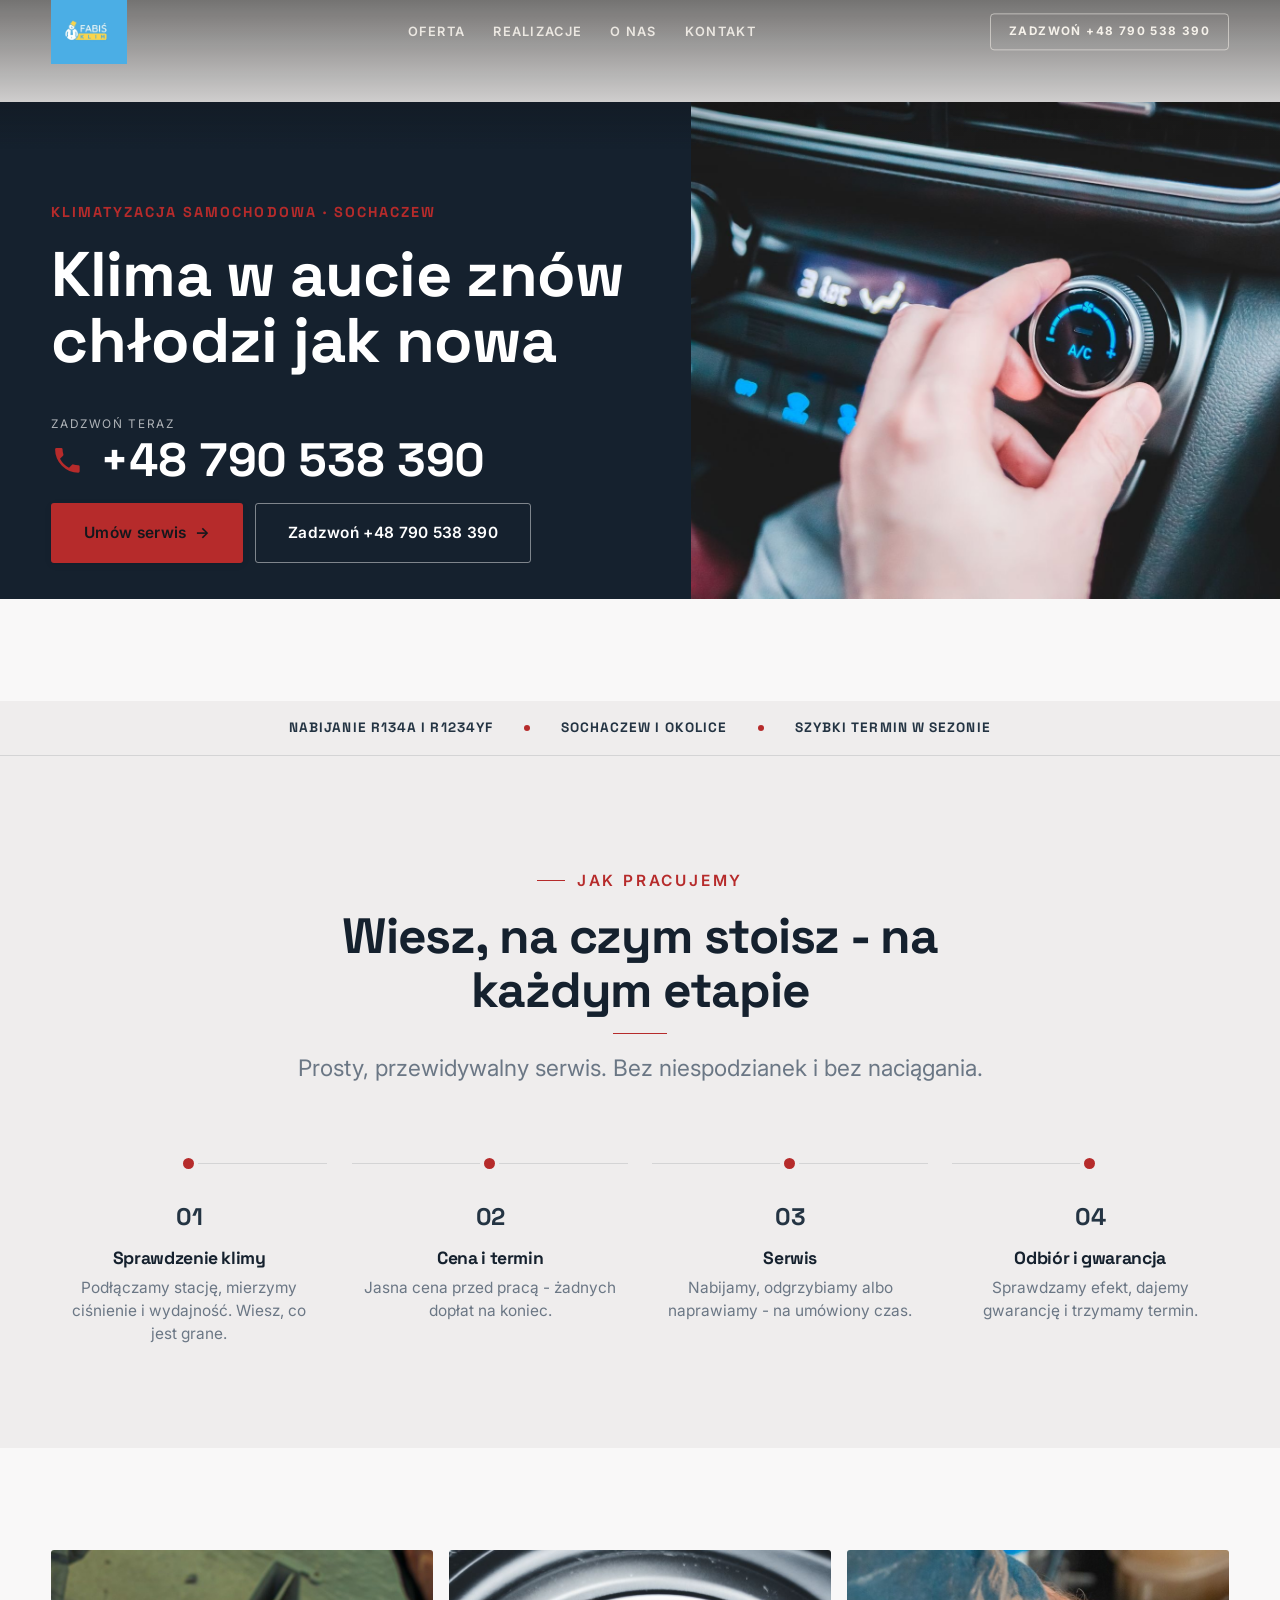
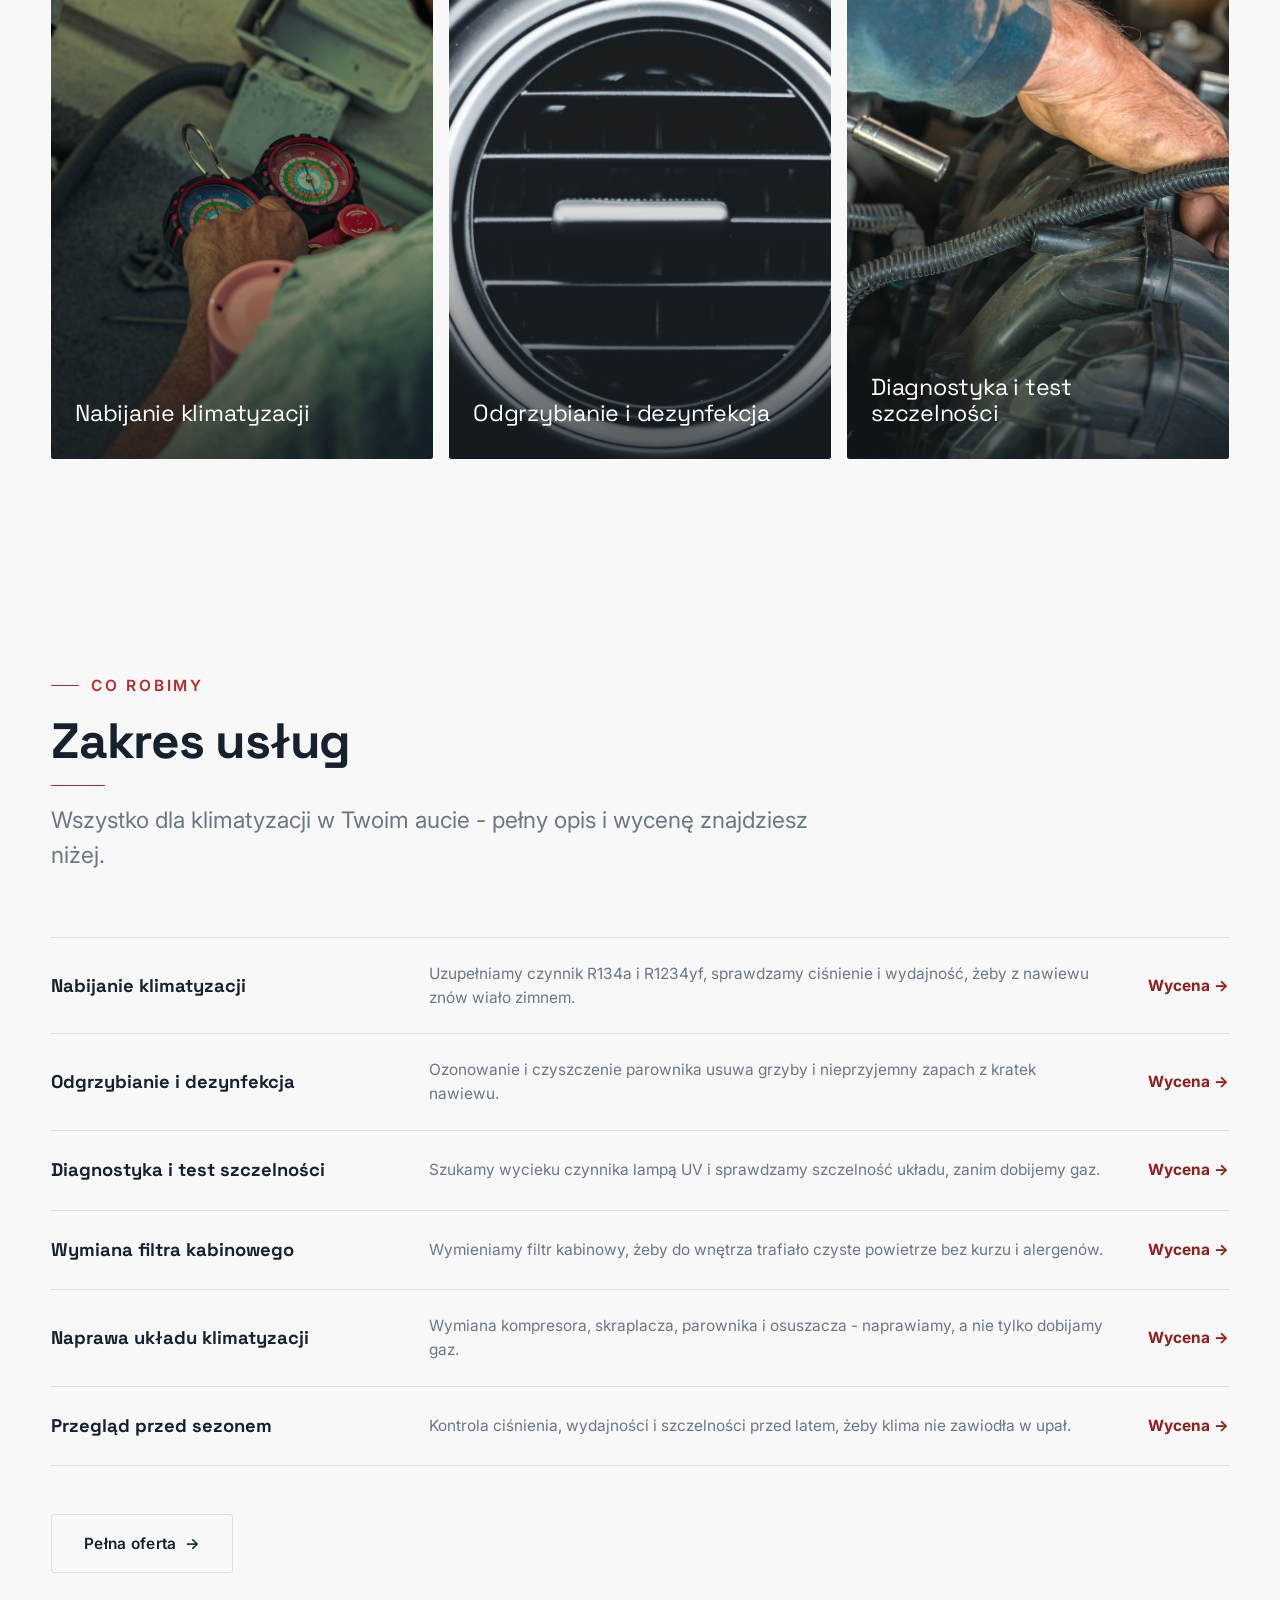
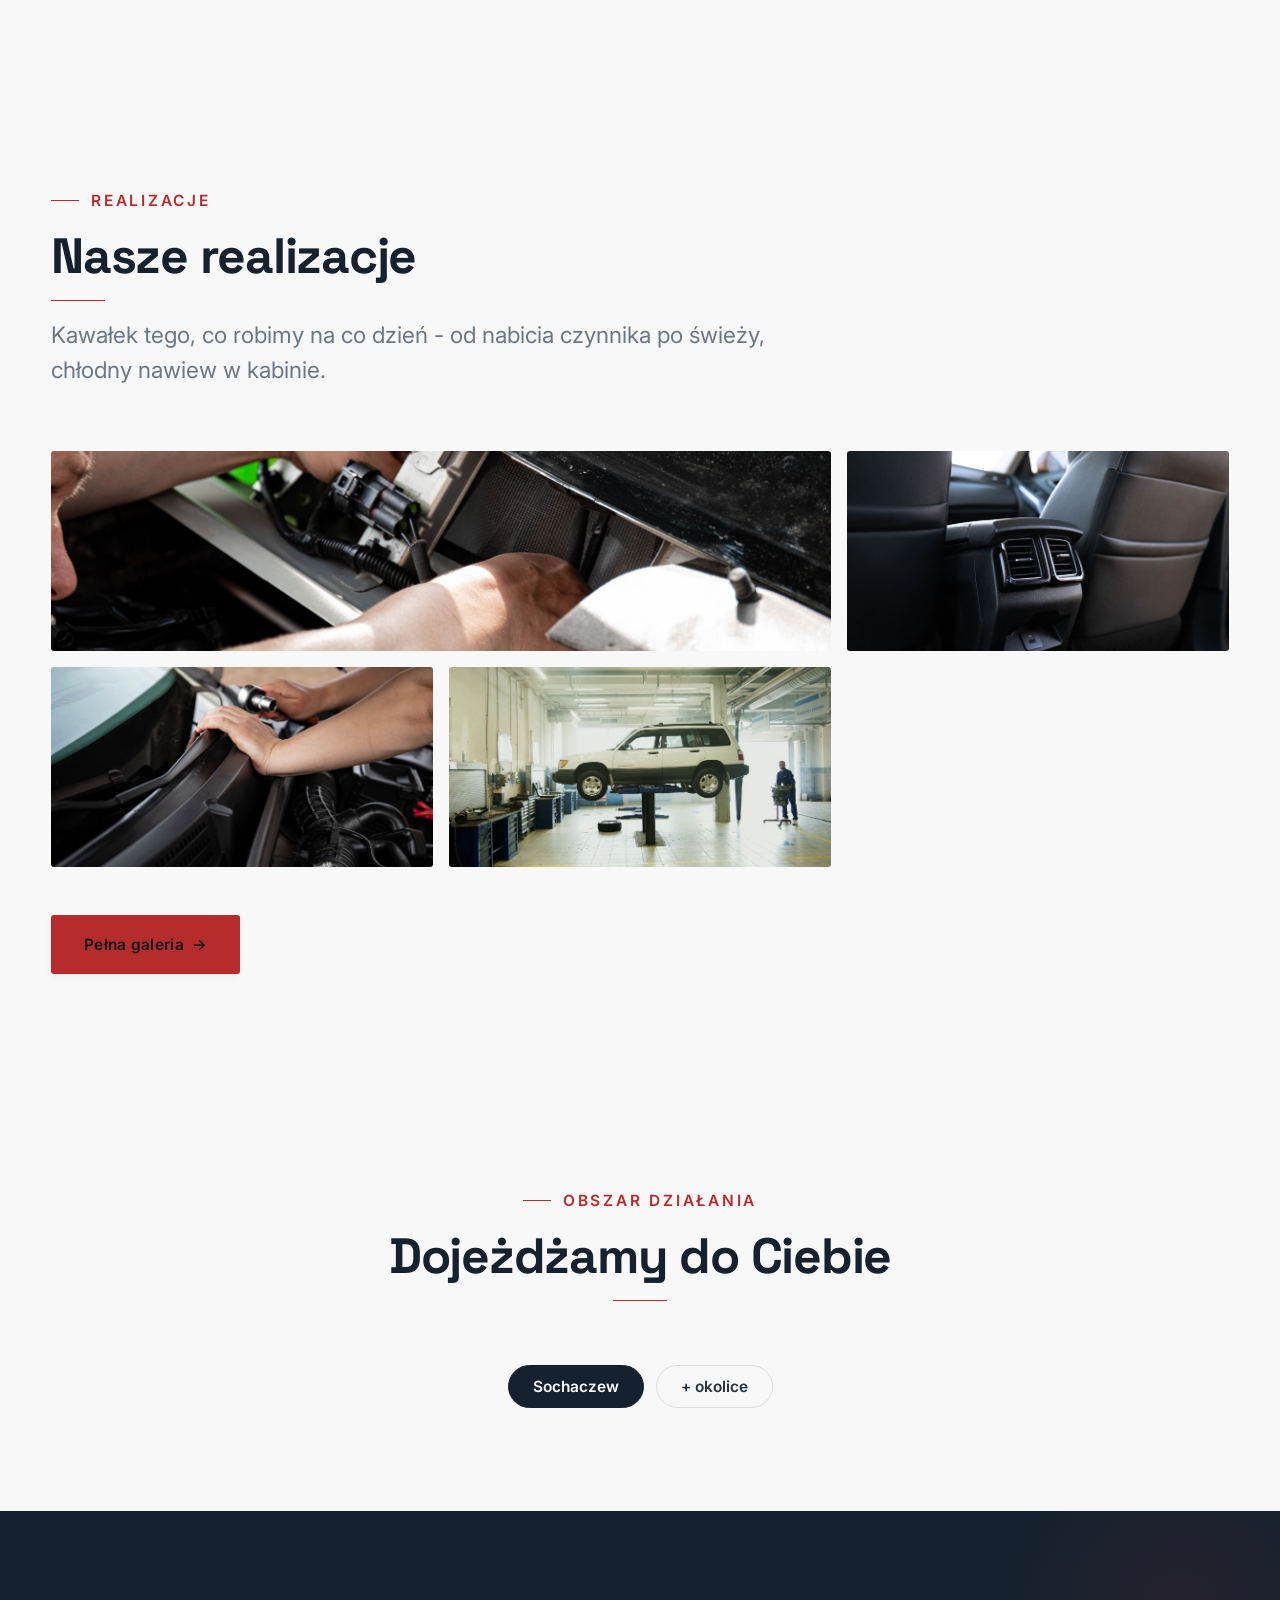
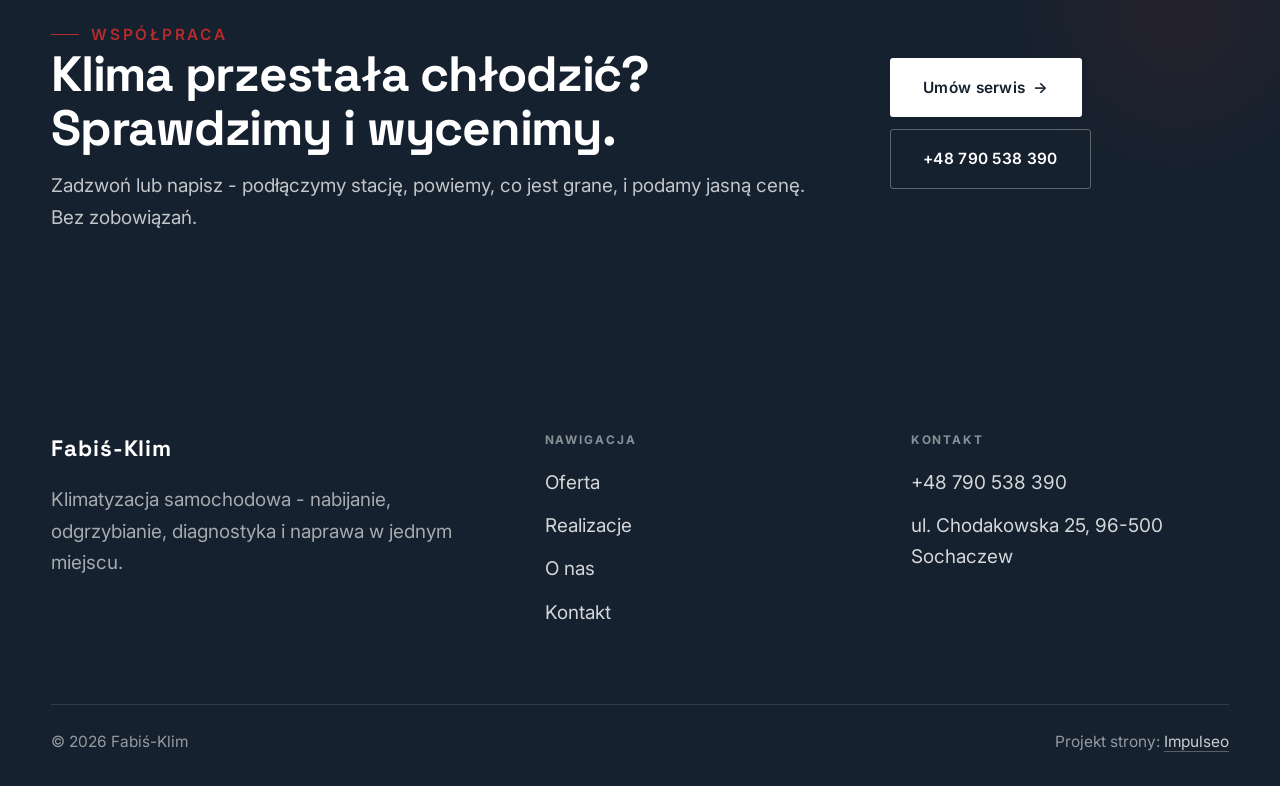
<file: index.html>
<!DOCTYPE html>
<html lang="pl">
<head>
<meta charset="UTF-8">
<meta name="viewport" content="width=device-width, initial-scale=1.0">
<title>Fabiś-Klim - Klimatyzacja samochodowa · Sochaczew</title>
<meta name="description" content="Fabiś-Klim - serwis klimatyzacji samochodowej, Sochaczew i okolice. Nabijanie czynnika R134a i R1234yf, odgrzybianie, diagnostyka szczelności, wymiana filtra kabinowego. Szybki termin, jasna cena. Zadzwoń.">
<link rel="preconnect" href="https://fonts.googleapis.com">
<link rel="preconnect" href="https://fonts.gstatic.com" crossorigin>
<link href="https://fonts.googleapis.com/css2?family=Space+Grotesk:wght@500;600;700&family=Inter:wght@400;500;600&display=swap" rel="stylesheet">
<link rel="stylesheet" href="assets/styles.css">
</head>
<body>

<header class="nav">
  <div class="wrap nav-inner">
    <a class="brand brand-has-logo" href="index.html"><img class="brand-logo" src="img/logo.jpg" alt="Fabiś-Klim"></a>
    <nav class="nav-links">
      <a href="oferta.html">Oferta</a>
      <a href="realizacje.html">Realizacje</a>
      <a href="o-nas.html">O nas</a>
      <a href="kontakt.html">Kontakt</a>
      <a href="tel:+48790538390" class="btn btn-accent">Zadzwoń +48 790 538 390</a>
    </nav>
    <button class="nav-toggle" aria-label="Menu"><span></span><span></span><span></span></button>
  </div>
</header>

<section class="hero-fach">
  <img class="hf-photo" src="img/hero.jpg" alt="Fabiś-Klim - klimatyzacja samochodowa">
  <div class="hf-panel">
      <span class="hf-kicker">Klimatyzacja samochodowa · Sochaczew</span>
      <h1 class="hf-title">Klima w aucie znów chłodzi jak nowa</h1>
      <a class="hf-phone" href="tel:+48790538390"><span class="hf-phone-lab">Zadzwoń teraz</span><span class="hf-phone-num"><svg class="ico-tel" width="16" height="16" viewBox="0 0 24 24" fill="none" aria-hidden="true"><path d="M6.6 10.8a15.5 15.5 0 0 0 6.6 6.6l2.2-2.2a1 1 0 0 1 1-.24 11.4 11.4 0 0 0 3.6.58 1 1 0 0 1 1 1V20a1 1 0 0 1-1 1A17 17 0 0 1 3 4a1 1 0 0 1 1-1h3.5a1 1 0 0 1 1 1c0 1.25.2 2.46.58 3.6a1 1 0 0 1-.25 1l-2.23 2.2Z" fill="currentColor"/></svg> +48 790 538 390</span></a>
      <div class="hf-actions">
        <a href="kontakt.html" class="btn btn-accent">Umów serwis <span class="arr">→</span></a>
        <a href="tel:+48790538390" class="btn btn-ghost hf-ghost">Zadzwoń +48 790 538 390</a>
      </div>
  </div>
</section>
<section class="fach-promise">
  <div class="wrap">
    <ul class="fp-row reveal"><li>Nabijanie R134a i R1234yf</li><li>Sochaczew i okolice</li><li>Szybki termin w sezonie</li></ul>
  </div>
</section>
<section class="proces fachowcy">
  <div class="wrap">
    <div class="head center reveal">
      <span class="eyebrow">Jak pracujemy</span>
      <h2>Wiesz, na czym stoisz - na każdym etapie</h2>
      <p>Prosty, przewidywalny serwis. Bez niespodzianek i bez naciągania.</p>
    </div>
    <ol class="proces-line">
      <li class="reveal"><span class="pno">01</span><h3>Sprawdzenie klimy</h3><p>Podłączamy stację, mierzymy ciśnienie i wydajność. Wiesz, co jest grane.</p></li>
      <li class="reveal"><span class="pno">02</span><h3>Cena i termin</h3><p>Jasna cena przed pracą - żadnych dopłat na koniec.</p></li>
      <li class="reveal"><span class="pno">03</span><h3>Serwis</h3><p>Nabijamy, odgrzybiamy albo naprawiamy - na umówiony czas.</p></li>
      <li class="reveal"><span class="pno">04</span><h3>Odbiór i gwarancja</h3><p>Sprawdzamy efekt, dajemy gwarancję i trzymamy termin.</p></li>
    </ol>
  </div>
</section>
<section class="gateways-band">
  <div class="wrap">
    <div class="gateways">
      <a href="oferta.html" class="gateway reveal"><img src="img/g1.jpg" alt="Nabijanie klimatyzacji" loading="lazy"><span class="g-ttl">Nabijanie klimatyzacji</span></a>
      <a href="oferta.html" class="gateway reveal"><img src="img/g2.jpg" alt="Odgrzybianie i dezynfekcja" loading="lazy"><span class="g-ttl">Odgrzybianie i dezynfekcja</span></a>
      <a href="oferta.html" class="gateway reveal"><img src="img/g3.jpg" alt="Diagnostyka i test szczelności" loading="lazy"><span class="g-ttl">Diagnostyka i test szczelności</span></a>
    </div>
  </div>
</section>
<section class="fach-uslugi">
  <div class="wrap">
    <div class="head reveal">
      <span class="eyebrow">Co robimy</span>
      <h2>Zakres usług</h2>
      <p>Wszystko dla klimatyzacji w Twoim aucie - pełny opis i wycenę znajdziesz niżej.</p>
    </div>
    <ul class="fu-list">
      <li class="fu-row reveal"><div class="fu-name">Nabijanie klimatyzacji</div><div class="fu-desc">Uzupełniamy czynnik R134a i R1234yf, sprawdzamy ciśnienie i wydajność, żeby z nawiewu znów wiało zimnem.</div><a class="fu-cta" href="kontakt.html">Wycena <span class="arr">→</span></a></li>
      <li class="fu-row reveal"><div class="fu-name">Odgrzybianie i dezynfekcja</div><div class="fu-desc">Ozonowanie i czyszczenie parownika usuwa grzyby i nieprzyjemny zapach z kratek nawiewu.</div><a class="fu-cta" href="kontakt.html">Wycena <span class="arr">→</span></a></li>
      <li class="fu-row reveal"><div class="fu-name">Diagnostyka i test szczelności</div><div class="fu-desc">Szukamy wycieku czynnika lampą UV i sprawdzamy szczelność układu, zanim dobijemy gaz.</div><a class="fu-cta" href="kontakt.html">Wycena <span class="arr">→</span></a></li>
      <li class="fu-row reveal"><div class="fu-name">Wymiana filtra kabinowego</div><div class="fu-desc">Wymieniamy filtr kabinowy, żeby do wnętrza trafiało czyste powietrze bez kurzu i alergenów.</div><a class="fu-cta" href="kontakt.html">Wycena <span class="arr">→</span></a></li>
      <li class="fu-row reveal"><div class="fu-name">Naprawa układu klimatyzacji</div><div class="fu-desc">Wymiana kompresora, skraplacza, parownika i osuszacza - naprawiamy, a nie tylko dobijamy gaz.</div><a class="fu-cta" href="kontakt.html">Wycena <span class="arr">→</span></a></li>
      <li class="fu-row reveal"><div class="fu-name">Przegląd przed sezonem</div><div class="fu-desc">Kontrola ciśnienia, wydajności i szczelności przed latem, żeby klima nie zawiodła w upał.</div><a class="fu-cta" href="kontakt.html">Wycena <span class="arr">→</span></a></li>
    </ul>
    <div style="margin-top:var(--space-7)" class="reveal"><a href="oferta.html" class="btn btn-ghost">Pełna oferta <span class="arr">→</span></a></div>
  </div>
</section>
<section>
  <div class="wrap">
    <div class="head reveal">
      <span class="eyebrow">Realizacje</span>
      <h2>Nasze realizacje</h2>
      <p>Kawałek tego, co robimy na co dzień - od nabicia czynnika po świeży, chłodny nawiew w kabinie.</p>
    </div>
    <div class="gallery">
      <div class="tile t-two3 reveal"><img src="img/g4.jpg" alt="Wymiana filtra kabinowego" loading="lazy"><div class="cap">Wymiana filtra kabinowego</div></div>
      <div class="tile t-third reveal"><img src="img/g5.jpg" alt="Komfort w kabinie" loading="lazy"><div class="cap">Komfort w kabinie</div></div>
      <div class="tile t-third reveal"><img src="img/g6.jpg" alt="Serwis na miejscu" loading="lazy"><div class="cap">Serwis na miejscu</div></div>
      <div class="tile t-third reveal"><img src="img/about.jpg" alt="Nasz warsztat" loading="lazy"></div>
    </div>
    <div style="margin-top:var(--space-7)" class="reveal"><a href="realizacje.html" class="btn btn-accent">Pełna galeria <span class="arr">→</span></a></div>
  </div>
</section>
<section class="obszar">
  <div class="wrap">
    <div class="head center reveal">
      <span class="eyebrow">Obszar działania</span>
      <h2>Dojeżdżamy do Ciebie</h2>
    </div>
    <ul class="obszar-list reveal"><li class="is-home">Sochaczew</li><li>+ okolice</li></ul>
  </div>
</section>
<section class="cta">
  <div class="wrap">
    <div class="reveal">
      <span class="eyebrow">Współpraca</span>
      <h2>Klima przestała chłodzić? Sprawdzimy i wycenimy.</h2>
      <p>Zadzwoń lub napisz - podłączymy stację, powiemy, co jest grane, i podamy jasną cenę. Bez zobowiązań.</p>
    </div>
    <div class="cta-actions reveal">
      <a href="kontakt.html" class="btn btn-light">Umów serwis <span class="arr">→</span></a>
      <a href="tel:+48790538390" class="btn btn-ghost" style="color:#fff;border-color:rgba(255,255,255,.3)">+48 790 538 390</a>
    </div>
  </div>
</section>

<footer>
  <div class="wrap">
    <div class="foot-grid">
      <div class="foot-brand">
        <div class="name">Fabiś-Klim</div>
        <p>Klimatyzacja samochodowa - nabijanie, odgrzybianie, diagnostyka i naprawa w jednym miejscu.</p>
      </div>
      <div class="foot-col">
        <h4>Nawigacja</h4>
        <a href="oferta.html">Oferta</a>
        <a href="realizacje.html">Realizacje</a>
        <a href="o-nas.html">O nas</a>
        <a href="kontakt.html">Kontakt</a>
      </div>
      <div class="foot-col">
        <h4>Kontakt</h4>
        <a href="tel:+48790538390">+48 790 538 390</a>
        <p>ul. Chodakowska 25, 96-500 Sochaczew</p>
      </div>
    </div>
    <div class="foot-bot">
      <span>© 2026 Fabiś-Klim</span>
      <span>Projekt strony: <a class="foot-credit" href="https://impulseo.pl" target="_blank" rel="noopener">Impulseo</a></span>
    </div>
  </div>
</footer>
<div class="sticky-call"><a class="sc-call" href="tel:+48790538390"><svg class="ico-tel" width="16" height="16" viewBox="0 0 24 24" fill="none" aria-hidden="true"><path d="M6.6 10.8a15.5 15.5 0 0 0 6.6 6.6l2.2-2.2a1 1 0 0 1 1-.24 11.4 11.4 0 0 0 3.6.58 1 1 0 0 1 1 1V20a1 1 0 0 1-1 1A17 17 0 0 1 3 4a1 1 0 0 1 1-1h3.5a1 1 0 0 1 1 1c0 1.25.2 2.46.58 3.6a1 1 0 0 1-.25 1l-2.23 2.2Z" fill="currentColor"/></svg> Zadzwoń</a><a class="sc-quote" href="kontakt.html">Umów serwis</a></div>

<script src="assets/main.js"></script>
</body>
</html>
</file>
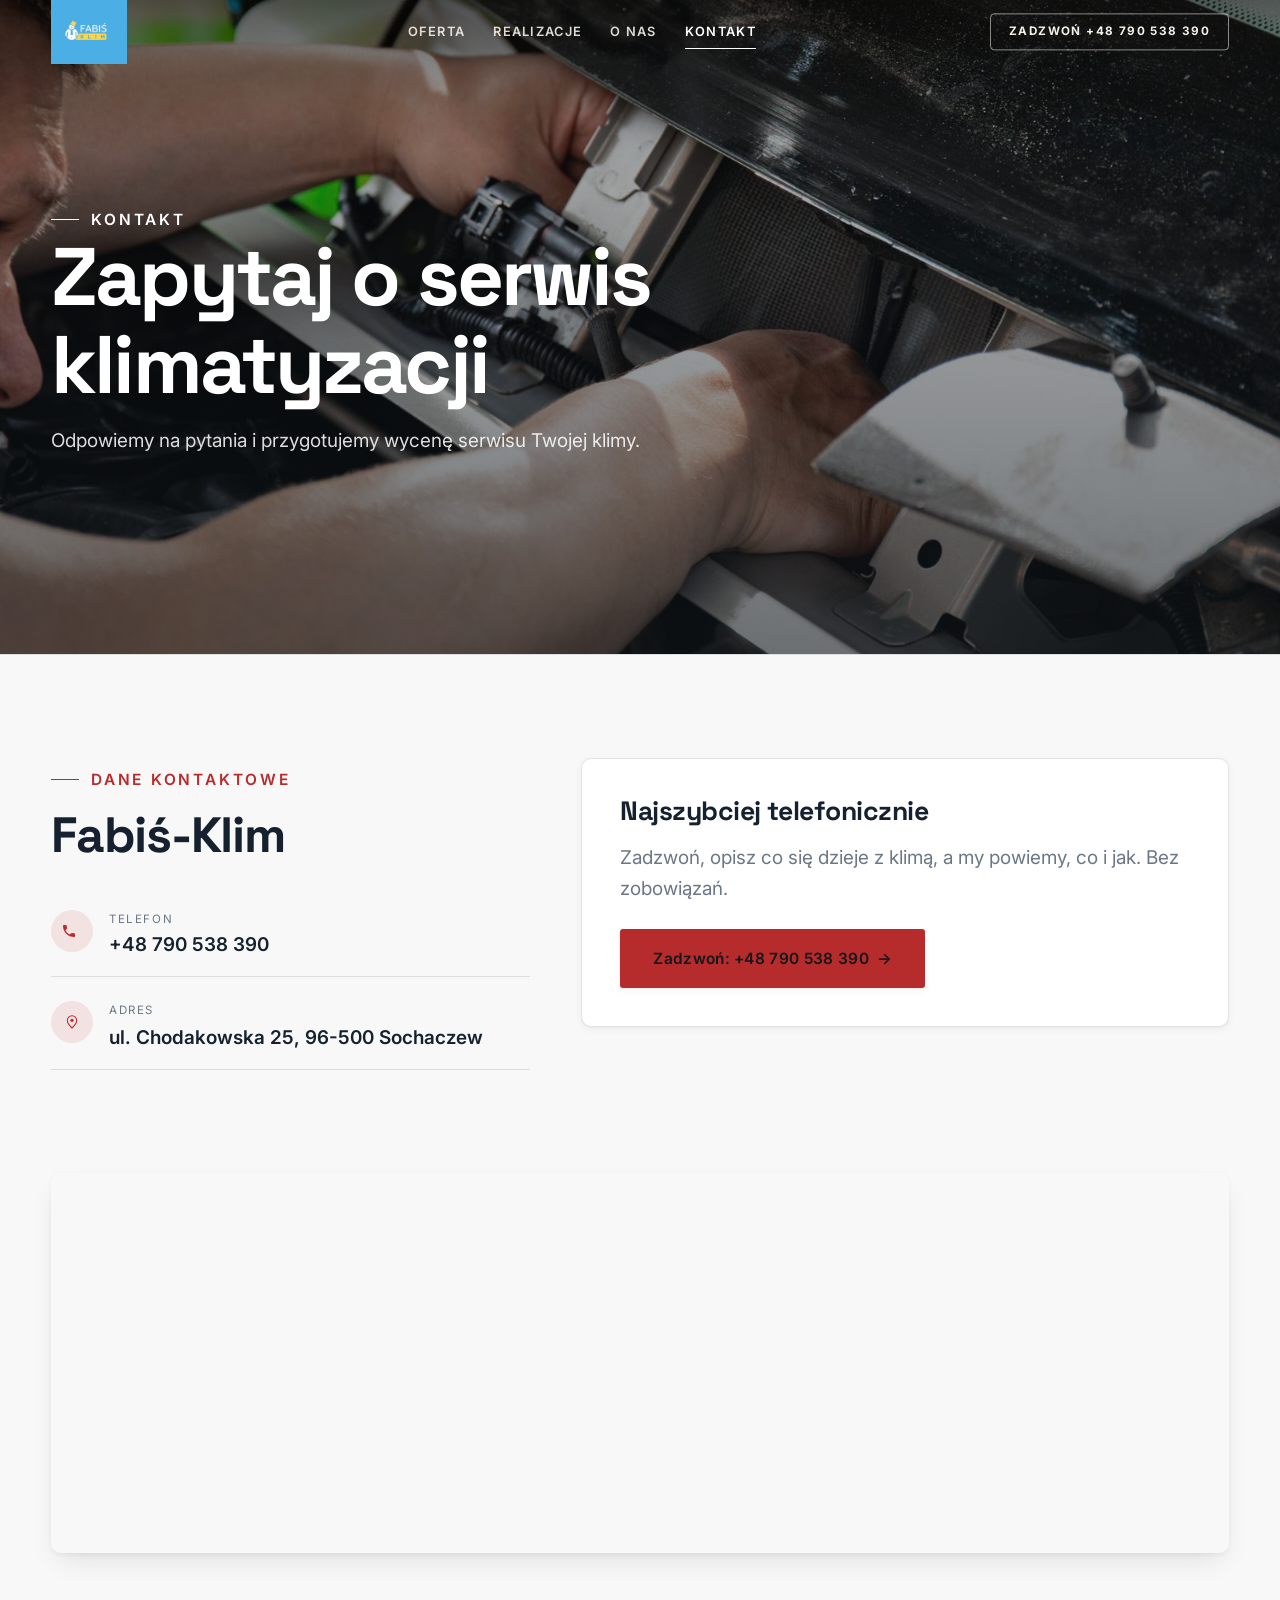
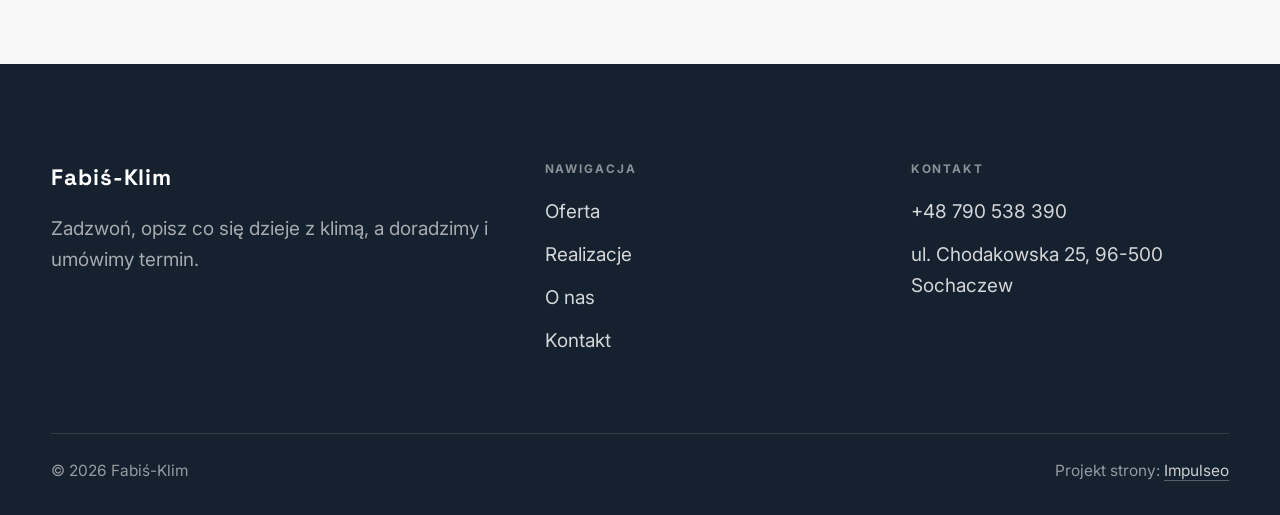
<file: kontakt.html>
<!DOCTYPE html>
<html lang="pl">
<head>
<meta charset="UTF-8">
<meta name="viewport" content="width=device-width, initial-scale=1.0">
<title>Kontakt - Fabiś-Klim</title>
<meta name="description" content="Kontakt Fabiś-Klim - ul. Chodakowska 25, 96-500 Sochaczew">
<link rel="preconnect" href="https://fonts.googleapis.com">
<link rel="preconnect" href="https://fonts.gstatic.com" crossorigin>
<link href="https://fonts.googleapis.com/css2?family=Space+Grotesk:wght@500;600;700&family=Inter:wght@400;500;600&display=swap" rel="stylesheet">
<link rel="stylesheet" href="assets/styles.css">
</head>
<body>

<header class="nav">
  <div class="wrap nav-inner">
    <a class="brand brand-has-logo" href="index.html"><img class="brand-logo" src="img/logo.jpg" alt="Fabiś-Klim"></a>
    <nav class="nav-links">
      <a href="oferta.html">Oferta</a>
      <a href="realizacje.html">Realizacje</a>
      <a href="o-nas.html">O nas</a>
      <a href="kontakt.html" class="active">Kontakt</a>
      <a href="tel:+48790538390" class="btn btn-accent">Zadzwoń +48 790 538 390</a>
    </nav>
    <button class="nav-toggle" aria-label="Menu"><span></span><span></span><span></span></button>
  </div>
</header>

<section class="pagehead">
  <img src="img/g4.jpg" alt="Fabiś-Klim - Zapytaj o serwis klimatyzacji">
  <div class="wrap">
    <span class="eyebrow">Kontakt</span>
    <h1>Zapytaj o serwis klimatyzacji</h1>
    <p>Odpowiemy na pytania i przygotujemy wycenę serwisu Twojej klimy.</p>
  </div>
</section>
<section>
  <div class="wrap contact-grid">
    <div class="reveal">
      <span class="eyebrow">Dane kontaktowe</span>
      <h2 style="margin:var(--space-4) 0 var(--space-6)">Fabiś-Klim</h2>
      <div class="info-list">
        <div class="info-row"><div class="ic"><svg class="ico-tel" width="16" height="16" viewBox="0 0 24 24" fill="none" aria-hidden="true"><path d="M6.6 10.8a15.5 15.5 0 0 0 6.6 6.6l2.2-2.2a1 1 0 0 1 1-.24 11.4 11.4 0 0 0 3.6.58 1 1 0 0 1 1 1V20a1 1 0 0 1-1 1A17 17 0 0 1 3 4a1 1 0 0 1 1-1h3.5a1 1 0 0 1 1 1c0 1.25.2 2.46.58 3.6a1 1 0 0 1-.25 1l-2.23 2.2Z" fill="currentColor"/></svg></div><div><div class="lbl">Telefon</div><a class="val" href="tel:+48790538390">+48 790 538 390</a></div></div>
        <div class="info-row"><div class="ic"><svg class="ico-pin" width="16" height="16" viewBox="0 0 24 24" fill="none" aria-hidden="true"><path d="M12 21s7-6.1 7-11.5A7 7 0 0 0 5 9.5C5 14.9 12 21 12 21Z" stroke="currentColor" stroke-width="1.6" fill="none"/><circle cx="12" cy="9.5" r="2.4" fill="currentColor"/></svg></div><div><div class="lbl">Adres</div><div class="val">ul. Chodakowska 25, 96-500 Sochaczew</div></div></div>
      </div>
    </div>
    <div class="reveal">
      <div class="form">
        <h3 style="margin-bottom:var(--space-4)">Najszybciej telefonicznie</h3>
        <p class="muted" style="margin-bottom:var(--space-5)">Zadzwoń, opisz co się dzieje z klimą, a my powiemy, co i jak. Bez zobowiązań.</p>
        <a href="tel:+48790538390" class="btn btn-accent" style="justify-content:center">Zadzwoń: +48 790 538 390 <span class="arr">→</span></a>
      </div>
    </div>
  </div>
</section>
<section style="padding-top:0">
  <div class="wrap reveal">
    <iframe class="map" title="Fabiś-Klim - Sochaczew" src="https://maps.google.com/maps?q=Fabi%C5%9B-Klim%20Sochaczew&z=15&output=embed" loading="lazy" referrerpolicy="no-referrer-when-downgrade"></iframe>
  </div>
</section>

<footer>
  <div class="wrap">
    <div class="foot-grid">
      <div class="foot-brand">
        <div class="name">Fabiś-Klim</div>
        <p>Zadzwoń, opisz co się dzieje z klimą, a doradzimy i umówimy termin.</p>
      </div>
      <div class="foot-col">
        <h4>Nawigacja</h4>
        <a href="oferta.html">Oferta</a>
        <a href="realizacje.html">Realizacje</a>
        <a href="o-nas.html">O nas</a>
        <a href="kontakt.html">Kontakt</a>
      </div>
      <div class="foot-col">
        <h4>Kontakt</h4>
        <a href="tel:+48790538390">+48 790 538 390</a>
        <p>ul. Chodakowska 25, 96-500 Sochaczew</p>
      </div>
    </div>
    <div class="foot-bot">
      <span>© 2026 Fabiś-Klim</span>
      <span>Projekt strony: <a class="foot-credit" href="https://impulseo.pl" target="_blank" rel="noopener">Impulseo</a></span>
    </div>
  </div>
</footer>
<div class="sticky-call"><a class="sc-call" href="tel:+48790538390"><svg class="ico-tel" width="16" height="16" viewBox="0 0 24 24" fill="none" aria-hidden="true"><path d="M6.6 10.8a15.5 15.5 0 0 0 6.6 6.6l2.2-2.2a1 1 0 0 1 1-.24 11.4 11.4 0 0 0 3.6.58 1 1 0 0 1 1 1V20a1 1 0 0 1-1 1A17 17 0 0 1 3 4a1 1 0 0 1 1-1h3.5a1 1 0 0 1 1 1c0 1.25.2 2.46.58 3.6a1 1 0 0 1-.25 1l-2.23 2.2Z" fill="currentColor"/></svg> Zadzwoń</a><a class="sc-quote" href="kontakt.html">Umów serwis</a></div>

<script src="assets/main.js"></script>
</body>
</html>
</file>
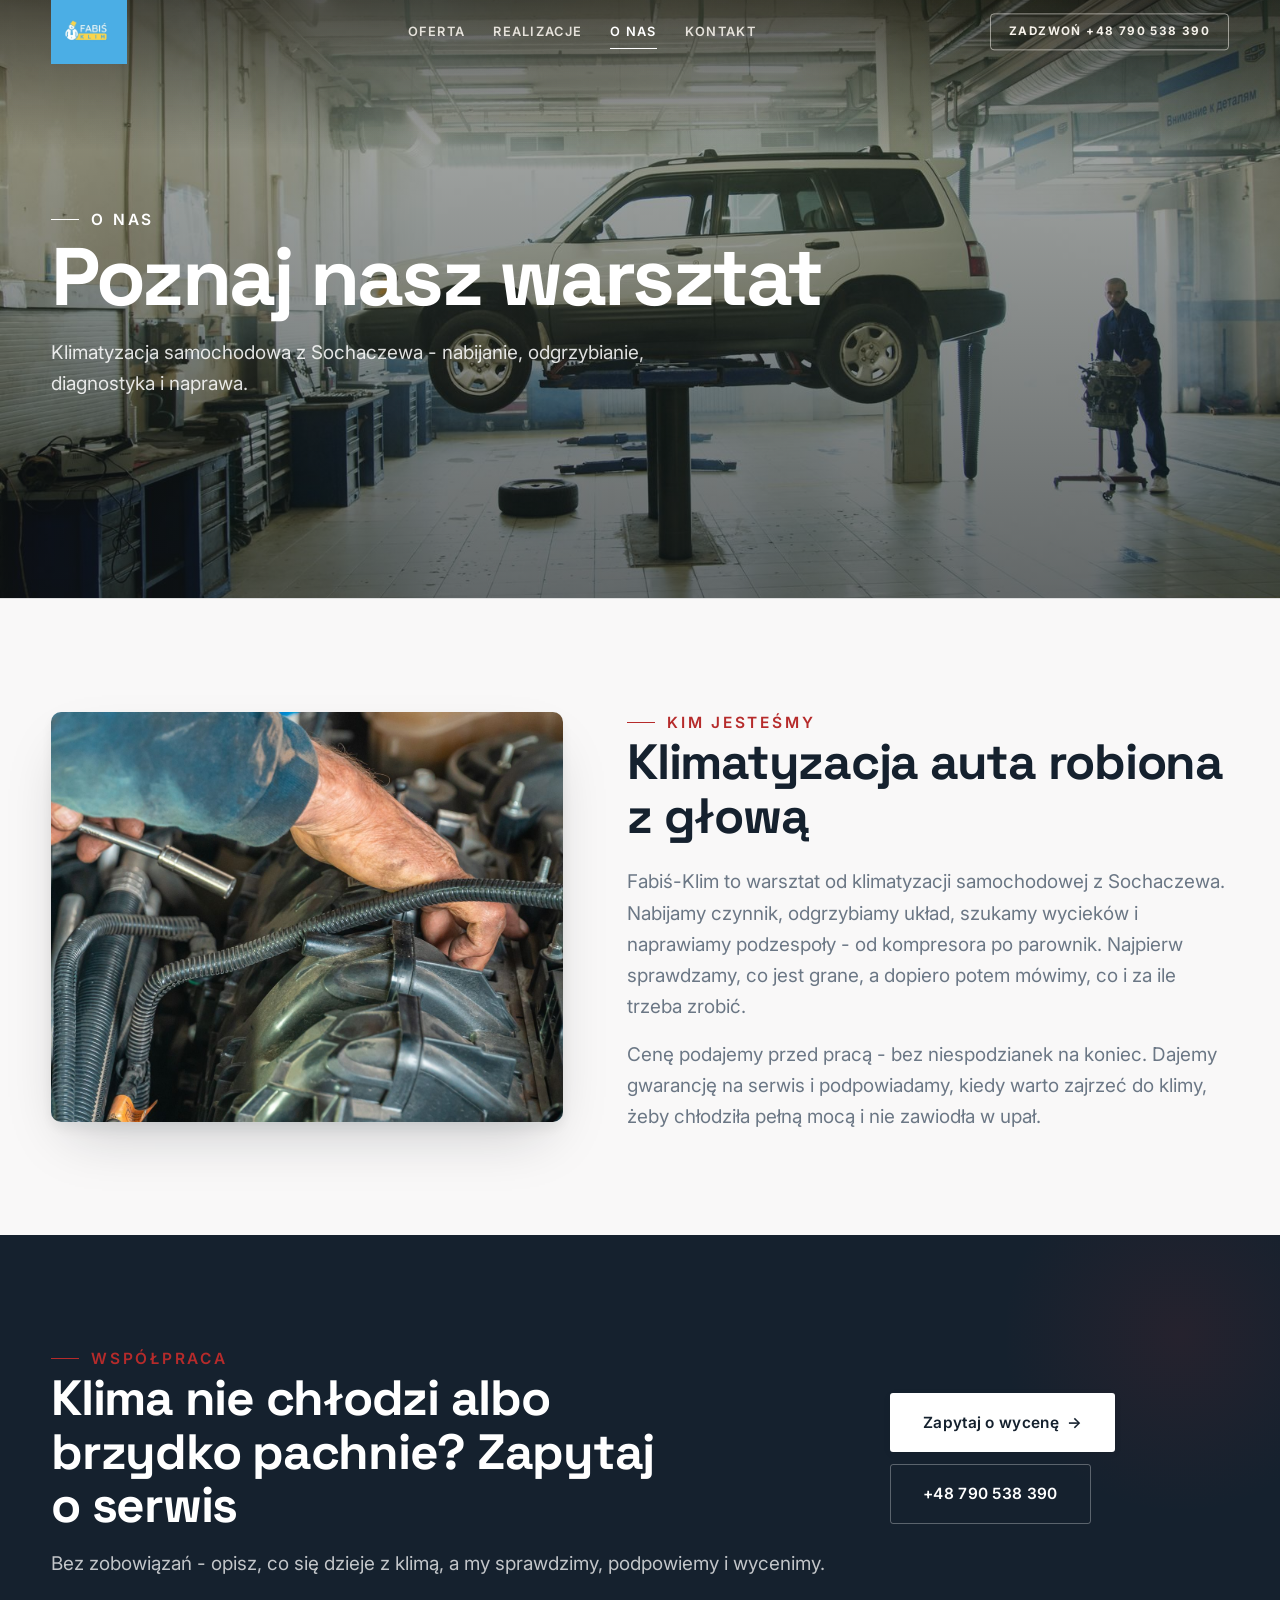
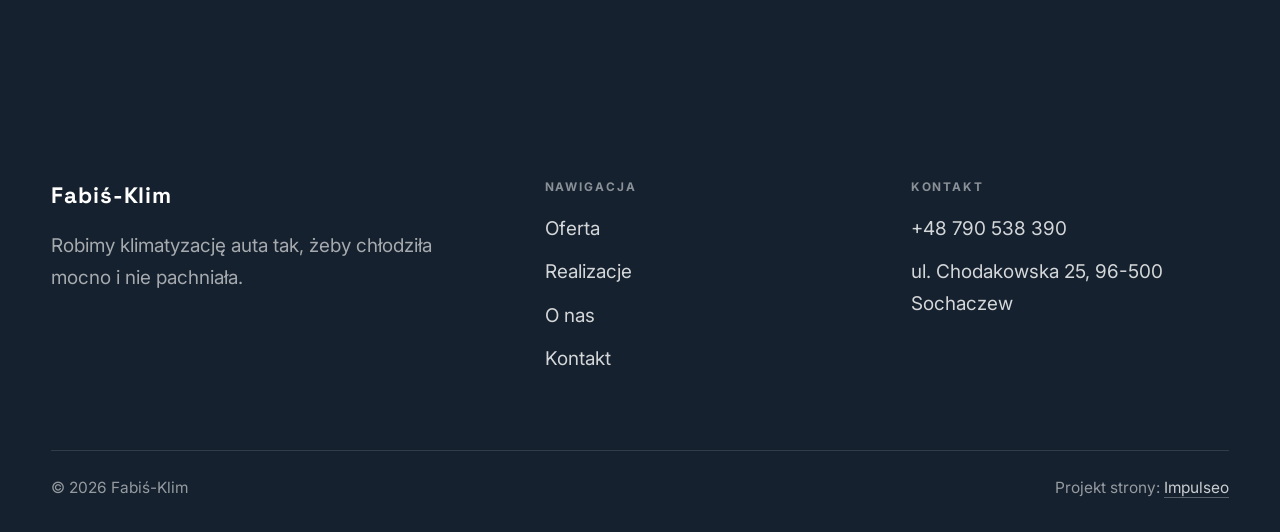
<file: o-nas.html>
<!DOCTYPE html>
<html lang="pl">
<head>
<meta charset="UTF-8">
<meta name="viewport" content="width=device-width, initial-scale=1.0">
<title>O nas - Fabiś-Klim</title>
<meta name="description" content="Fabiś-Klim - serwis klimatyzacji samochodowej, Sochaczew i okolice. Nabijanie czynnika R134a i R1234yf, odgrzybianie, diagnostyka szczelności, wymiana filtra kabinowego. Szybki termin, jasna cena. Zadzwoń.">
<link rel="preconnect" href="https://fonts.googleapis.com">
<link rel="preconnect" href="https://fonts.gstatic.com" crossorigin>
<link href="https://fonts.googleapis.com/css2?family=Space+Grotesk:wght@500;600;700&family=Inter:wght@400;500;600&display=swap" rel="stylesheet">
<link rel="stylesheet" href="assets/styles.css">
</head>
<body>

<header class="nav">
  <div class="wrap nav-inner">
    <a class="brand brand-has-logo" href="index.html"><img class="brand-logo" src="img/logo.jpg" alt="Fabiś-Klim"></a>
    <nav class="nav-links">
      <a href="oferta.html">Oferta</a>
      <a href="realizacje.html">Realizacje</a>
      <a href="o-nas.html" class="active">O nas</a>
      <a href="kontakt.html">Kontakt</a>
      <a href="tel:+48790538390" class="btn btn-accent">Zadzwoń +48 790 538 390</a>
    </nav>
    <button class="nav-toggle" aria-label="Menu"><span></span><span></span><span></span></button>
  </div>
</header>

<section class="pagehead">
  <img src="img/about.jpg" alt="Fabiś-Klim - Poznaj nasz warsztat">
  <div class="wrap">
    <span class="eyebrow">O nas</span>
    <h1>Poznaj nasz warsztat</h1>
    <p>Klimatyzacja samochodowa z Sochaczewa - nabijanie, odgrzybianie, diagnostyka i naprawa.</p>
  </div>
</section>
<section>
  <div class="wrap split">
    <div class="split-art reveal"><img src="img/g3.jpg" alt="Fabiś-Klim - serwis klimatyzacji samochodowej" loading="lazy"></div>
    <div class="split-copy reveal">
      <span class="eyebrow">Kim jesteśmy</span>
      <h2>Klimatyzacja auta robiona z głową</h2>
      <p class="muted">Fabiś-Klim to warsztat od klimatyzacji samochodowej z Sochaczewa. Nabijamy czynnik, odgrzybiamy układ, szukamy wycieków i naprawiamy podzespoły - od kompresora po parownik. Najpierw sprawdzamy, co jest grane, a dopiero potem mówimy, co i za ile trzeba zrobić.</p>
      <p class="muted">Cenę podajemy przed pracą - bez niespodzianek na koniec. Dajemy gwarancję na serwis i podpowiadamy, kiedy warto zajrzeć do klimy, żeby chłodziła pełną mocą i nie zawiodła w upał.</p>
    </div>
  </div>
</section>


<section class="cta">
  <div class="wrap">
    <div class="reveal">
      <span class="eyebrow">Współpraca</span>
      <h2>Klima nie chłodzi albo brzydko pachnie? Zapytaj o serwis</h2>
      <p>Bez zobowiązań - opisz, co się dzieje z klimą, a my sprawdzimy, podpowiemy i wycenimy.</p>
    </div>
    <div class="cta-actions reveal">
      <a href="kontakt.html" class="btn btn-light">Zapytaj o wycenę <span class="arr">→</span></a>
      <a href="tel:+48790538390" class="btn btn-ghost" style="color:#fff;border-color:rgba(255,255,255,.3)">+48 790 538 390</a>
    </div>
  </div>
</section>

<footer>
  <div class="wrap">
    <div class="foot-grid">
      <div class="foot-brand">
        <div class="name">Fabiś-Klim</div>
        <p>Robimy klimatyzację auta tak, żeby chłodziła mocno i nie pachniała.</p>
      </div>
      <div class="foot-col">
        <h4>Nawigacja</h4>
        <a href="oferta.html">Oferta</a>
        <a href="realizacje.html">Realizacje</a>
        <a href="o-nas.html">O nas</a>
        <a href="kontakt.html">Kontakt</a>
      </div>
      <div class="foot-col">
        <h4>Kontakt</h4>
        <a href="tel:+48790538390">+48 790 538 390</a>
        <p>ul. Chodakowska 25, 96-500 Sochaczew</p>
      </div>
    </div>
    <div class="foot-bot">
      <span>© 2026 Fabiś-Klim</span>
      <span>Projekt strony: <a class="foot-credit" href="https://impulseo.pl" target="_blank" rel="noopener">Impulseo</a></span>
    </div>
  </div>
</footer>
<div class="sticky-call"><a class="sc-call" href="tel:+48790538390"><svg class="ico-tel" width="16" height="16" viewBox="0 0 24 24" fill="none" aria-hidden="true"><path d="M6.6 10.8a15.5 15.5 0 0 0 6.6 6.6l2.2-2.2a1 1 0 0 1 1-.24 11.4 11.4 0 0 0 3.6.58 1 1 0 0 1 1 1V20a1 1 0 0 1-1 1A17 17 0 0 1 3 4a1 1 0 0 1 1-1h3.5a1 1 0 0 1 1 1c0 1.25.2 2.46.58 3.6a1 1 0 0 1-.25 1l-2.23 2.2Z" fill="currentColor"/></svg> Zadzwoń</a><a class="sc-quote" href="kontakt.html">Umów serwis</a></div>

<script src="assets/main.js"></script>
</body>
</html>
</file>
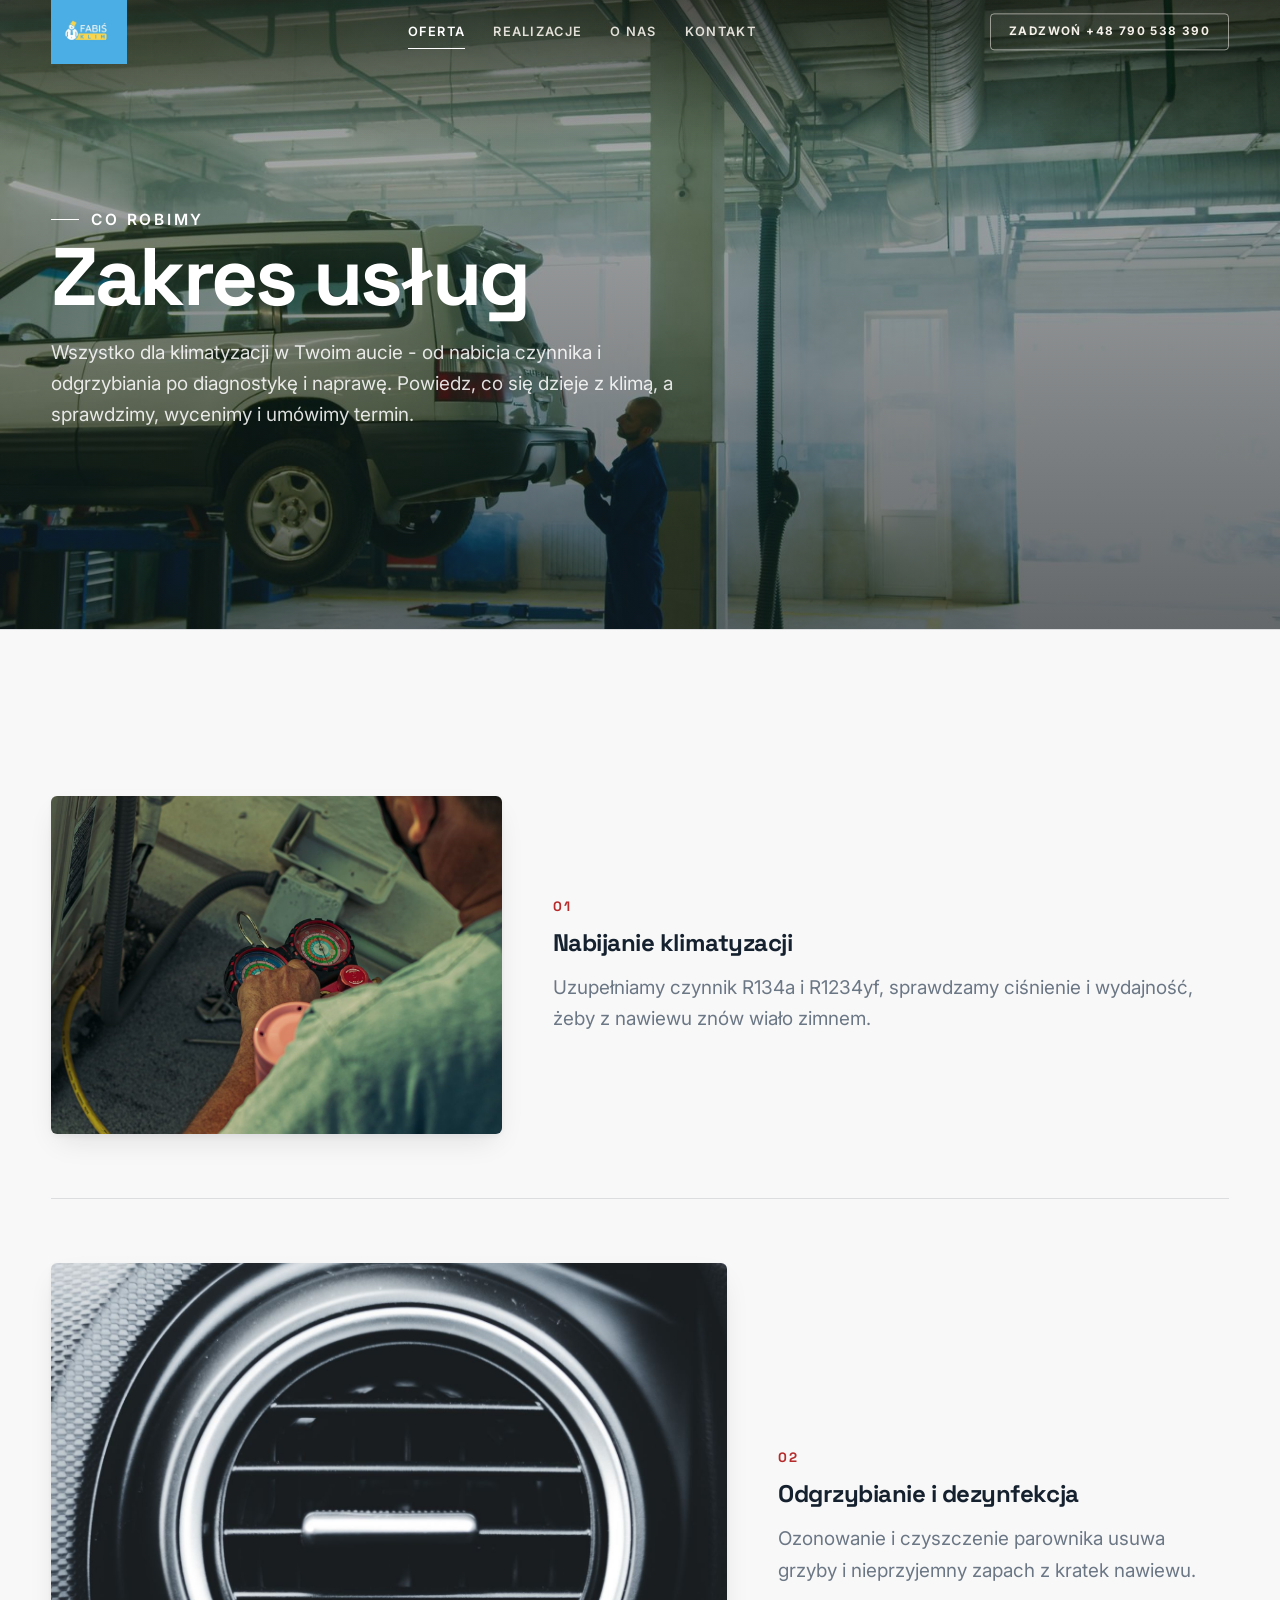
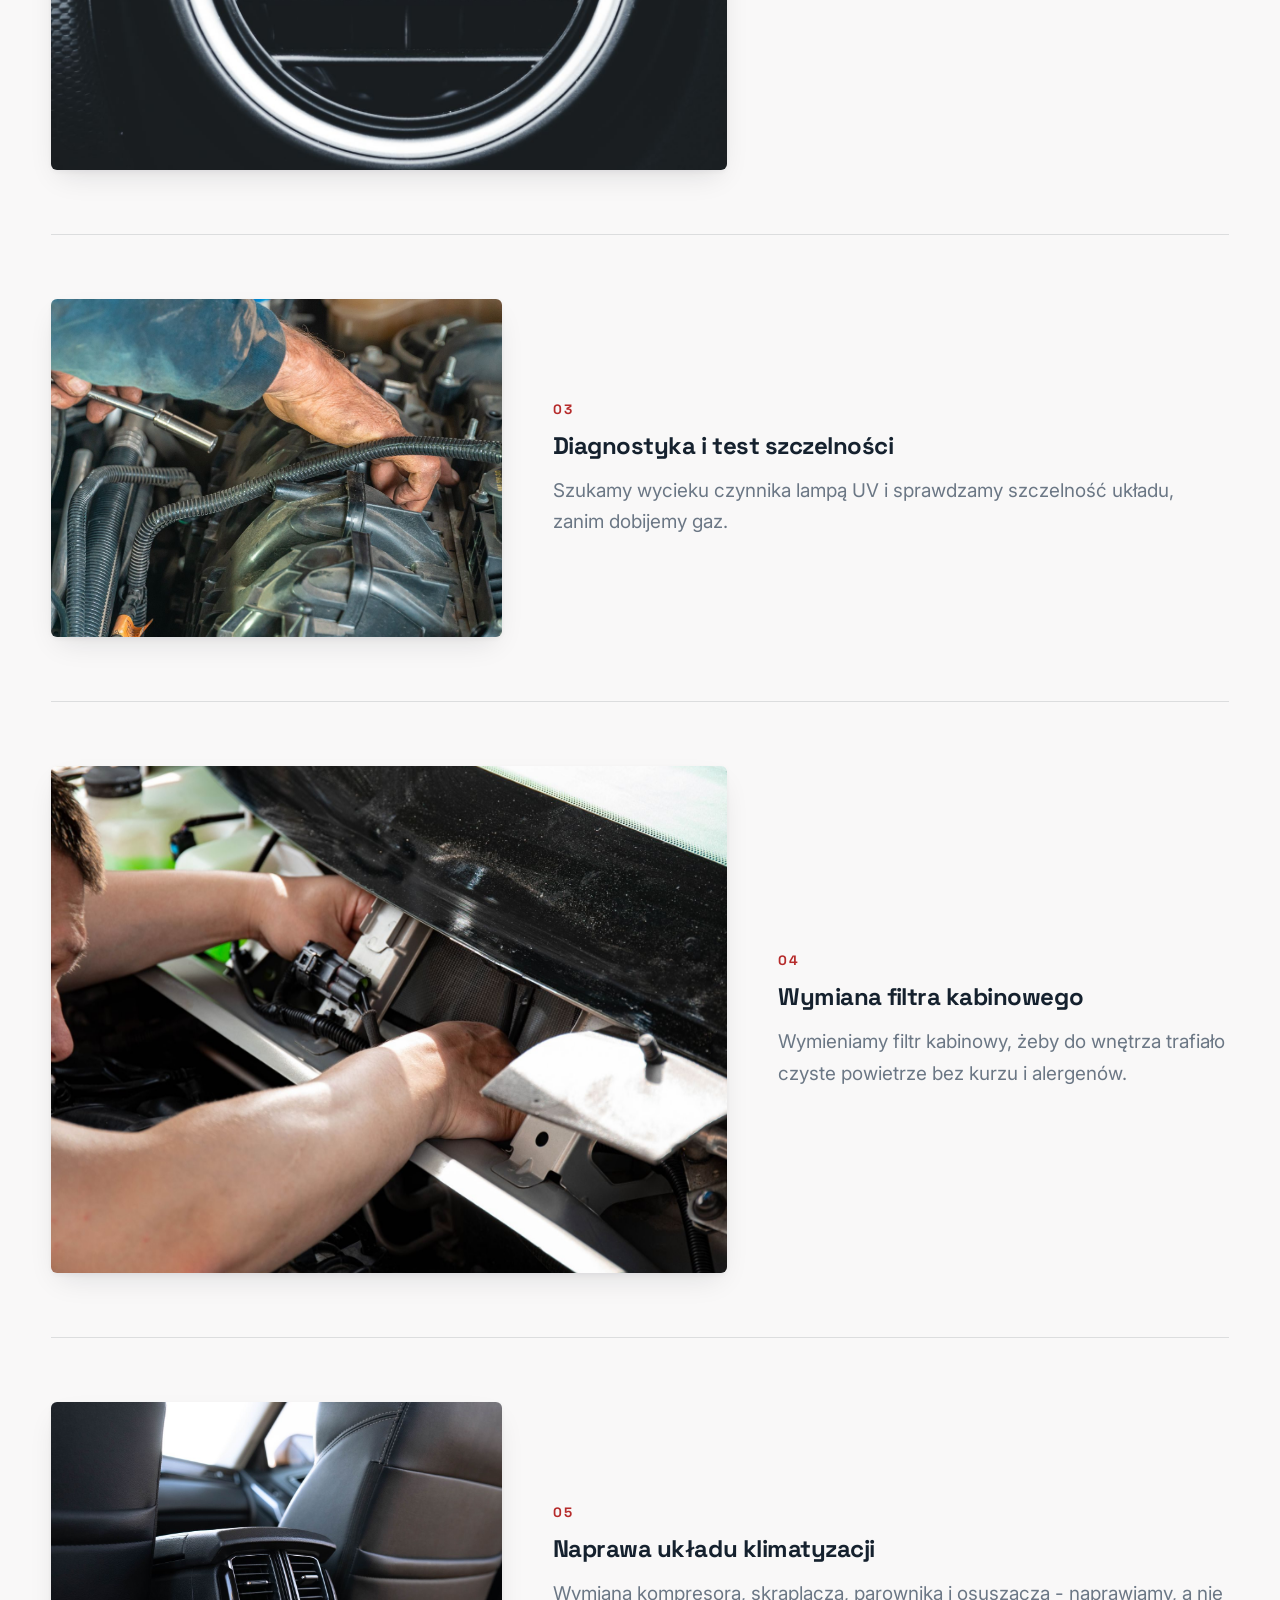
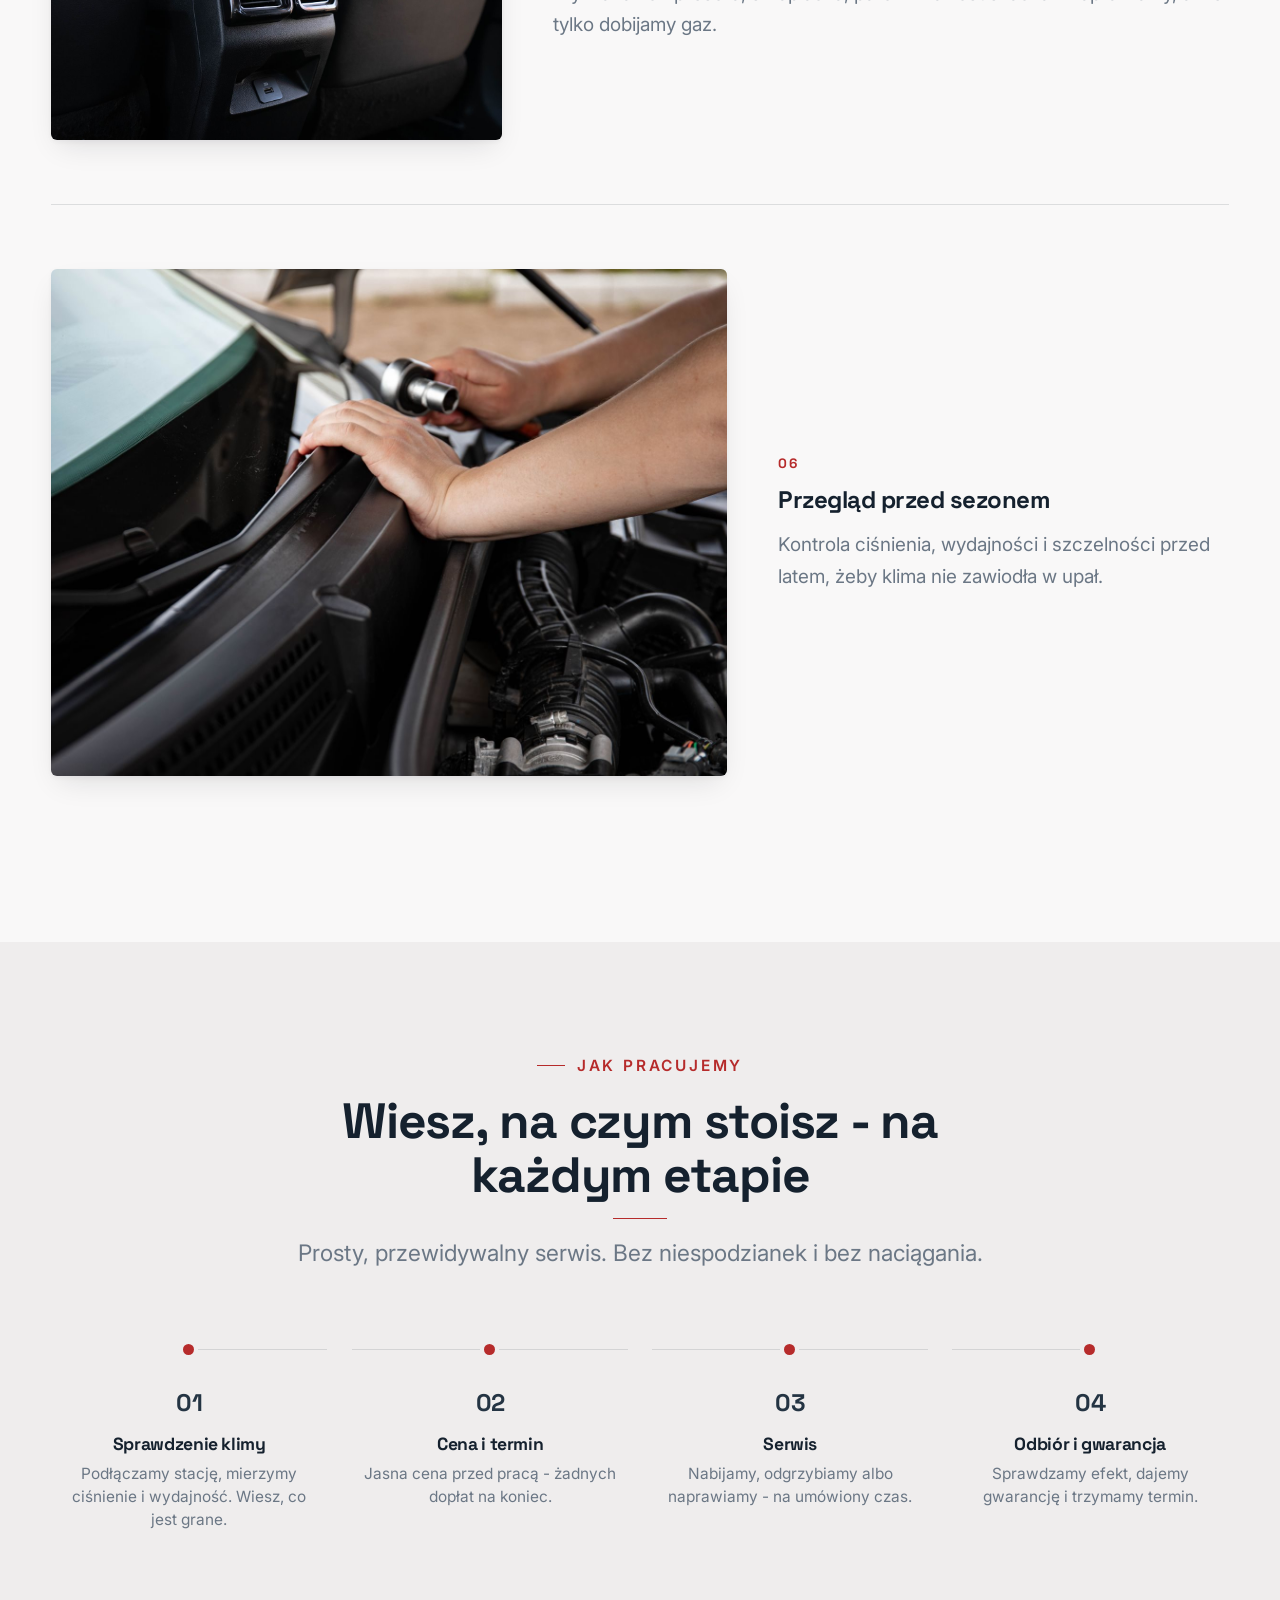
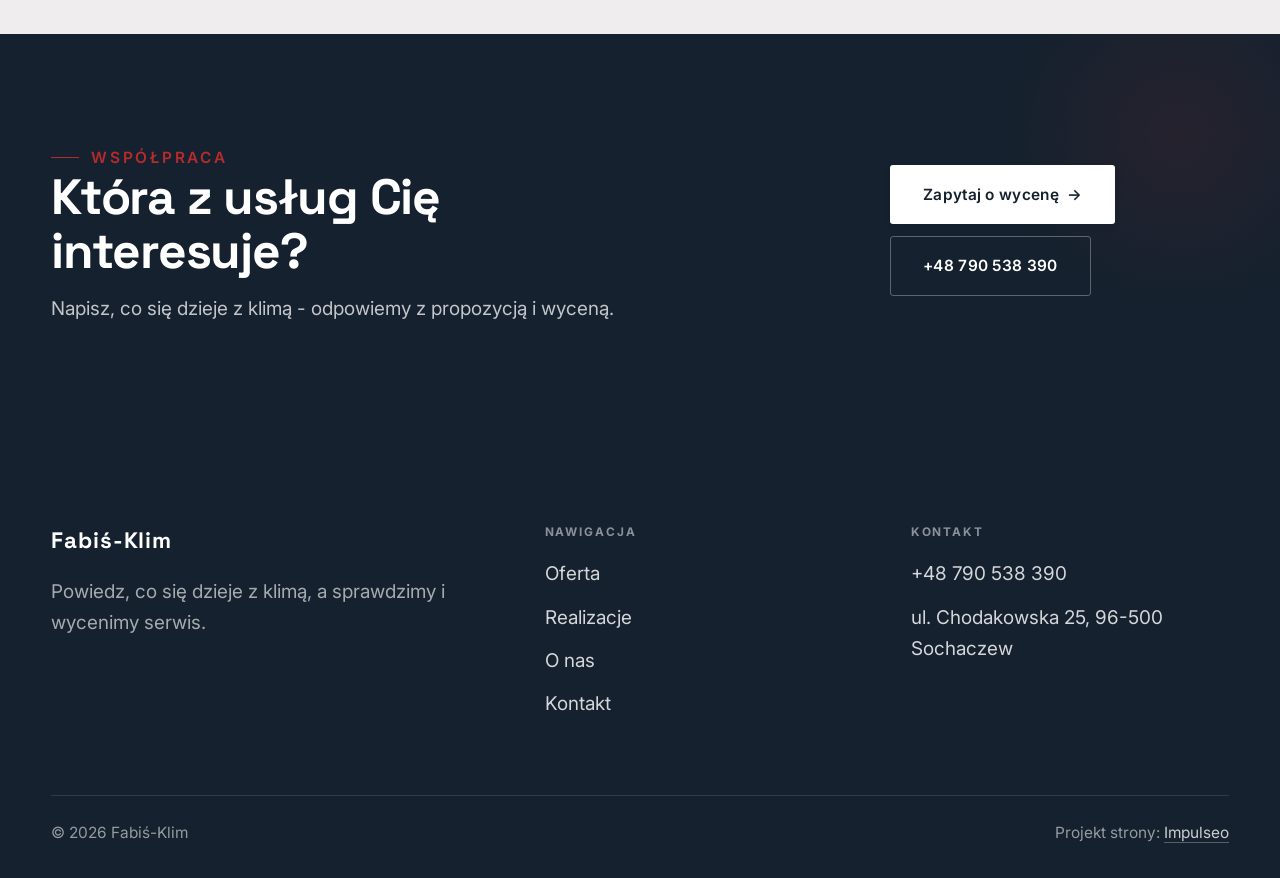
<file: oferta.html>
<!DOCTYPE html>
<html lang="pl">
<head>
<meta charset="UTF-8">
<meta name="viewport" content="width=device-width, initial-scale=1.0">
<title>Oferta - Fabiś-Klim</title>
<meta name="description" content="Fabiś-Klim - serwis klimatyzacji samochodowej, Sochaczew i okolice. Nabijanie czynnika R134a i R1234yf, odgrzybianie, diagnostyka szczelności, wymiana filtra kabinowego. Szybki termin, jasna cena. Zadzwoń.">
<link rel="preconnect" href="https://fonts.googleapis.com">
<link rel="preconnect" href="https://fonts.gstatic.com" crossorigin>
<link href="https://fonts.googleapis.com/css2?family=Space+Grotesk:wght@500;600;700&family=Inter:wght@400;500;600&display=swap" rel="stylesheet">
<link rel="stylesheet" href="assets/styles.css">
</head>
<body>

<header class="nav">
  <div class="wrap nav-inner">
    <a class="brand brand-has-logo" href="index.html"><img class="brand-logo" src="img/logo.jpg" alt="Fabiś-Klim"></a>
    <nav class="nav-links">
      <a href="oferta.html" class="active">Oferta</a>
      <a href="realizacje.html">Realizacje</a>
      <a href="o-nas.html">O nas</a>
      <a href="kontakt.html">Kontakt</a>
      <a href="tel:+48790538390" class="btn btn-accent">Zadzwoń +48 790 538 390</a>
    </nav>
    <button class="nav-toggle" aria-label="Menu"><span></span><span></span><span></span></button>
  </div>
</header>

<section class="pagehead">
  <img src="img/oferta.jpg" alt="Fabiś-Klim - Zakres usług">
  <div class="wrap">
    <span class="eyebrow">Co robimy</span>
    <h1>Zakres usług</h1>
    <p>Wszystko dla klimatyzacji w Twoim aucie - od nabicia czynnika i odgrzybiania po diagnostykę i naprawę. Powiedz, co się dzieje z klimą, a sprawdzimy, wycenimy i umówimy termin.</p>
  </div>
</section>
<section>
  <div class="wrap">
    <div class="svc-row reveal">
      <div class="svc-row-art"><img src="img/g1.jpg" alt="Nabijanie klimatyzacji" loading="lazy"></div>
      <div>
        <span class="num">01</span>
        <h3>Nabijanie klimatyzacji</h3>
        <p class="muted">Uzupełniamy czynnik R134a i R1234yf, sprawdzamy ciśnienie i wydajność, żeby z nawiewu znów wiało zimnem.</p>
      </div>
    </div>
    <div class="svc-row rev reveal">
      <div class="svc-row-art"><img src="img/g2.jpg" alt="Odgrzybianie i dezynfekcja" loading="lazy"></div>
      <div>
        <span class="num">02</span>
        <h3>Odgrzybianie i dezynfekcja</h3>
        <p class="muted">Ozonowanie i czyszczenie parownika usuwa grzyby i nieprzyjemny zapach z kratek nawiewu.</p>
      </div>
    </div>
    <div class="svc-row reveal">
      <div class="svc-row-art"><img src="img/g3.jpg" alt="Diagnostyka i test szczelności" loading="lazy"></div>
      <div>
        <span class="num">03</span>
        <h3>Diagnostyka i test szczelności</h3>
        <p class="muted">Szukamy wycieku czynnika lampą UV i sprawdzamy szczelność układu, zanim dobijemy gaz.</p>
      </div>
    </div>
    <div class="svc-row rev reveal">
      <div class="svc-row-art"><img src="img/g4.jpg" alt="Wymiana filtra kabinowego" loading="lazy"></div>
      <div>
        <span class="num">04</span>
        <h3>Wymiana filtra kabinowego</h3>
        <p class="muted">Wymieniamy filtr kabinowy, żeby do wnętrza trafiało czyste powietrze bez kurzu i alergenów.</p>
      </div>
    </div>
    <div class="svc-row reveal">
      <div class="svc-row-art"><img src="img/g5.jpg" alt="Naprawa układu klimatyzacji" loading="lazy"></div>
      <div>
        <span class="num">05</span>
        <h3>Naprawa układu klimatyzacji</h3>
        <p class="muted">Wymiana kompresora, skraplacza, parownika i osuszacza - naprawiamy, a nie tylko dobijamy gaz.</p>
      </div>
    </div>
    <div class="svc-row rev reveal">
      <div class="svc-row-art"><img src="img/g6.jpg" alt="Przegląd przed sezonem" loading="lazy"></div>
      <div>
        <span class="num">06</span>
        <h3>Przegląd przed sezonem</h3>
        <p class="muted">Kontrola ciśnienia, wydajności i szczelności przed latem, żeby klima nie zawiodła w upał.</p>
      </div>
    </div>
  </div>
</section>
<section class="proces">
  <div class="wrap">
    <div class="head center reveal">
      <span class="eyebrow">Jak pracujemy</span>
      <h2>Wiesz, na czym stoisz - na każdym etapie</h2>
      <p>Prosty, przewidywalny serwis. Bez niespodzianek i bez naciągania.</p>
    </div>
    <ol class="proces-line">
      <li class="reveal"><span class="pno">01</span><h3>Sprawdzenie klimy</h3><p>Podłączamy stację, mierzymy ciśnienie i wydajność. Wiesz, co jest grane.</p></li>
      <li class="reveal"><span class="pno">02</span><h3>Cena i termin</h3><p>Jasna cena przed pracą - żadnych dopłat na koniec.</p></li>
      <li class="reveal"><span class="pno">03</span><h3>Serwis</h3><p>Nabijamy, odgrzybiamy albo naprawiamy - na umówiony czas.</p></li>
      <li class="reveal"><span class="pno">04</span><h3>Odbiór i gwarancja</h3><p>Sprawdzamy efekt, dajemy gwarancję i trzymamy termin.</p></li>
    </ol>
  </div>
</section>
<section class="cta">
  <div class="wrap">
    <div class="reveal">
      <span class="eyebrow">Współpraca</span>
      <h2>Która z usług Cię interesuje?</h2>
      <p>Napisz, co się dzieje z klimą - odpowiemy z propozycją i wyceną.</p>
    </div>
    <div class="cta-actions reveal">
      <a href="kontakt.html" class="btn btn-light">Zapytaj o wycenę <span class="arr">→</span></a>
      <a href="tel:+48790538390" class="btn btn-ghost" style="color:#fff;border-color:rgba(255,255,255,.3)">+48 790 538 390</a>
    </div>
  </div>
</section>

<footer>
  <div class="wrap">
    <div class="foot-grid">
      <div class="foot-brand">
        <div class="name">Fabiś-Klim</div>
        <p>Powiedz, co się dzieje z klimą, a sprawdzimy i wycenimy serwis.</p>
      </div>
      <div class="foot-col">
        <h4>Nawigacja</h4>
        <a href="oferta.html">Oferta</a>
        <a href="realizacje.html">Realizacje</a>
        <a href="o-nas.html">O nas</a>
        <a href="kontakt.html">Kontakt</a>
      </div>
      <div class="foot-col">
        <h4>Kontakt</h4>
        <a href="tel:+48790538390">+48 790 538 390</a>
        <p>ul. Chodakowska 25, 96-500 Sochaczew</p>
      </div>
    </div>
    <div class="foot-bot">
      <span>© 2026 Fabiś-Klim</span>
      <span>Projekt strony: <a class="foot-credit" href="https://impulseo.pl" target="_blank" rel="noopener">Impulseo</a></span>
    </div>
  </div>
</footer>
<div class="sticky-call"><a class="sc-call" href="tel:+48790538390"><svg class="ico-tel" width="16" height="16" viewBox="0 0 24 24" fill="none" aria-hidden="true"><path d="M6.6 10.8a15.5 15.5 0 0 0 6.6 6.6l2.2-2.2a1 1 0 0 1 1-.24 11.4 11.4 0 0 0 3.6.58 1 1 0 0 1 1 1V20a1 1 0 0 1-1 1A17 17 0 0 1 3 4a1 1 0 0 1 1-1h3.5a1 1 0 0 1 1 1c0 1.25.2 2.46.58 3.6a1 1 0 0 1-.25 1l-2.23 2.2Z" fill="currentColor"/></svg> Zadzwoń</a><a class="sc-quote" href="kontakt.html">Umów serwis</a></div>

<script src="assets/main.js"></script>
</body>
</html>
</file>
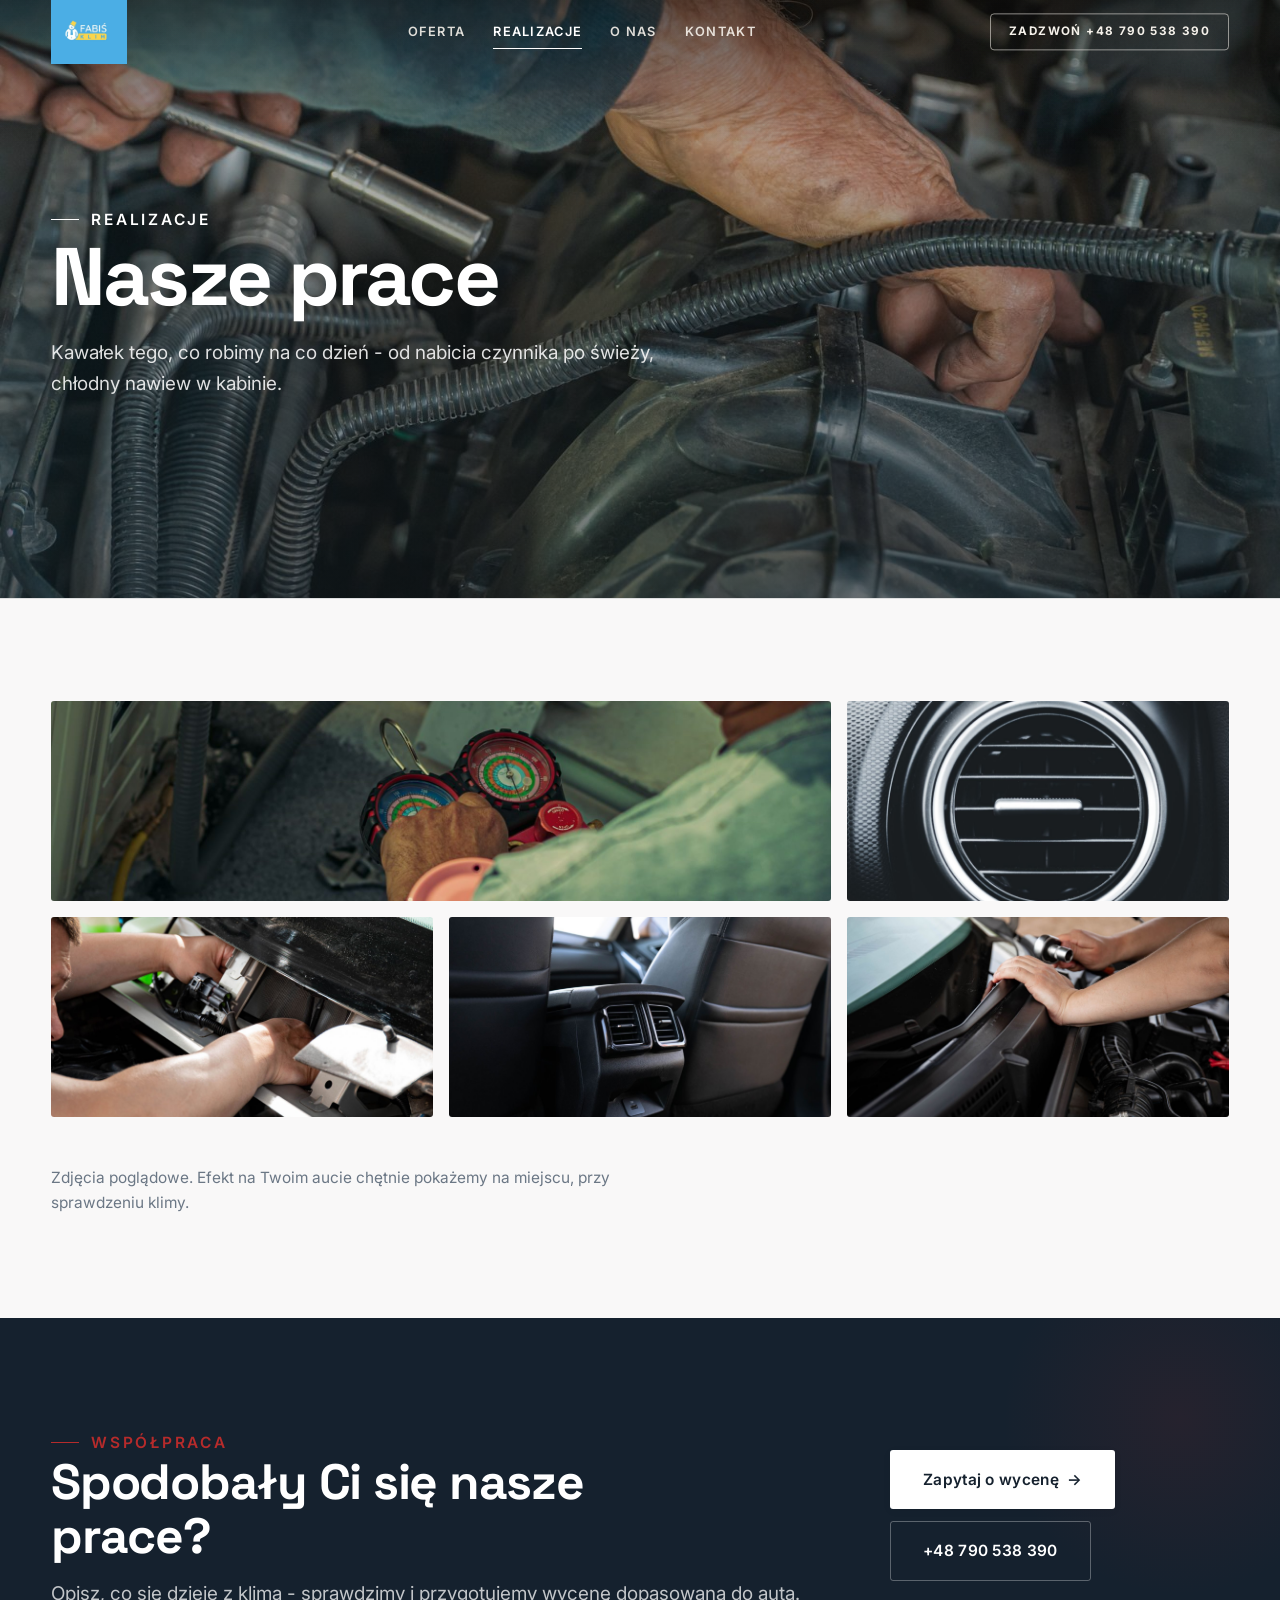
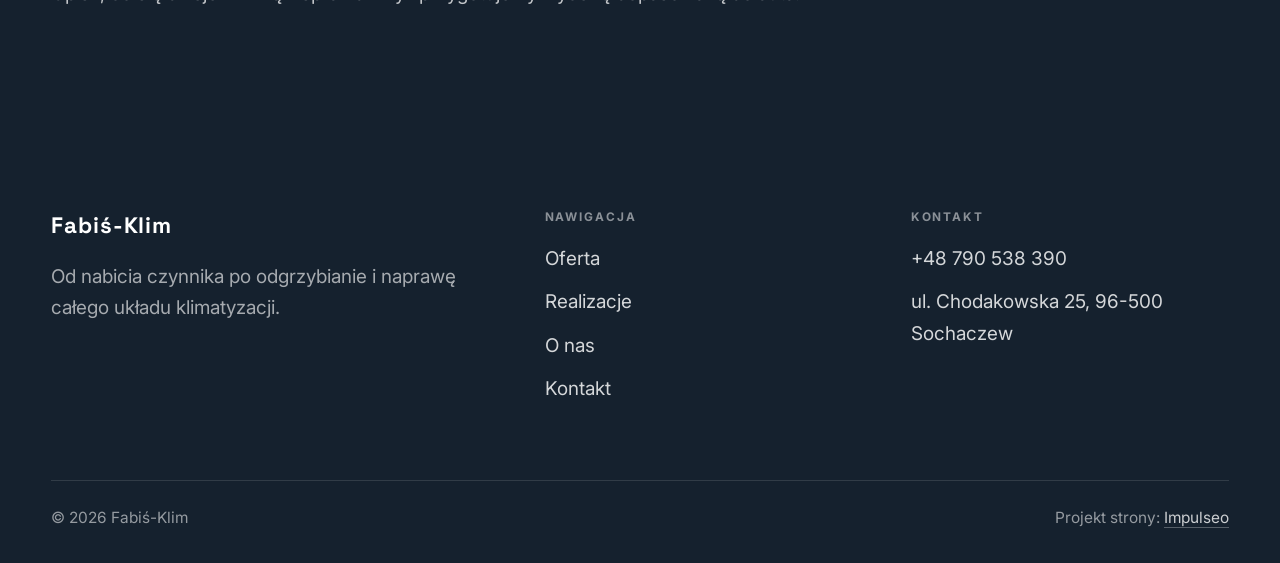
<file: realizacje.html>
<!DOCTYPE html>
<html lang="pl">
<head>
<meta charset="UTF-8">
<meta name="viewport" content="width=device-width, initial-scale=1.0">
<title>Realizacje - Fabiś-Klim</title>
<meta name="description" content="Realizacje Fabiś-Klim: nabijanie klimatyzacji, odgrzybianie, diagnostyka szczelności, wymiana filtra kabinowego, serwis klimatyzacji samochodowej w Sochaczewie">
<link rel="preconnect" href="https://fonts.googleapis.com">
<link rel="preconnect" href="https://fonts.gstatic.com" crossorigin>
<link href="https://fonts.googleapis.com/css2?family=Space+Grotesk:wght@500;600;700&family=Inter:wght@400;500;600&display=swap" rel="stylesheet">
<link rel="stylesheet" href="assets/styles.css">
</head>
<body>

<header class="nav">
  <div class="wrap nav-inner">
    <a class="brand brand-has-logo" href="index.html"><img class="brand-logo" src="img/logo.jpg" alt="Fabiś-Klim"></a>
    <nav class="nav-links">
      <a href="oferta.html">Oferta</a>
      <a href="realizacje.html" class="active">Realizacje</a>
      <a href="o-nas.html">O nas</a>
      <a href="kontakt.html">Kontakt</a>
      <a href="tel:+48790538390" class="btn btn-accent">Zadzwoń +48 790 538 390</a>
    </nav>
    <button class="nav-toggle" aria-label="Menu"><span></span><span></span><span></span></button>
  </div>
</header>

<section class="pagehead">
  <img src="img/g3.jpg" alt="Fabiś-Klim - Nasze prace">
  <div class="wrap">
    <span class="eyebrow">Realizacje</span>
    <h1>Nasze prace</h1>
    <p>Kawałek tego, co robimy na co dzień - od nabicia czynnika po świeży, chłodny nawiew w kabinie.</p>
  </div>
</section>
<section>
  <div class="wrap">
    <div class="gallery">
      <div class="tile t-two3 reveal"><img src="img/g1.jpg" alt="Nabijanie klimatyzacji" loading="lazy"><div class="cap">Nabijanie klimatyzacji</div></div>
      <div class="tile t-third reveal"><img src="img/g2.jpg" alt="Nawiew po odgrzybianiu" loading="lazy"><div class="cap">Nawiew po odgrzybianiu</div></div>
      <div class="tile t-third reveal"><img src="img/g4.jpg" alt="Wymiana filtra kabinowego" loading="lazy"><div class="cap">Wymiana filtra kabinowego</div></div>
      <div class="tile t-third reveal"><img src="img/g5.jpg" alt="Komfort w kabinie" loading="lazy"><div class="cap">Komfort w kabinie</div></div>
      <div class="tile t-third reveal"><img src="img/g6.jpg" alt="Serwis na miejscu" loading="lazy"><div class="cap">Serwis na miejscu</div></div>
    </div>
    <p class="muted reveal" style="margin-top:var(--space-7);font-size:var(--text-sm);max-width:62ch">Zdjęcia poglądowe. Efekt na Twoim aucie chętnie pokażemy na miejscu, przy sprawdzeniu klimy.</p>
  </div>
</section>
<section class="cta">
  <div class="wrap">
    <div class="reveal">
      <span class="eyebrow">Współpraca</span>
      <h2>Spodobały Ci się nasze prace?</h2>
      <p>Opisz, co się dzieje z klimą - sprawdzimy i przygotujemy wycenę dopasowaną do auta.</p>
    </div>
    <div class="cta-actions reveal">
      <a href="kontakt.html" class="btn btn-light">Zapytaj o wycenę <span class="arr">→</span></a>
      <a href="tel:+48790538390" class="btn btn-ghost" style="color:#fff;border-color:rgba(255,255,255,.3)">+48 790 538 390</a>
    </div>
  </div>
</section>

<footer>
  <div class="wrap">
    <div class="foot-grid">
      <div class="foot-brand">
        <div class="name">Fabiś-Klim</div>
        <p>Od nabicia czynnika po odgrzybianie i naprawę całego układu klimatyzacji.</p>
      </div>
      <div class="foot-col">
        <h4>Nawigacja</h4>
        <a href="oferta.html">Oferta</a>
        <a href="realizacje.html">Realizacje</a>
        <a href="o-nas.html">O nas</a>
        <a href="kontakt.html">Kontakt</a>
      </div>
      <div class="foot-col">
        <h4>Kontakt</h4>
        <a href="tel:+48790538390">+48 790 538 390</a>
        <p>ul. Chodakowska 25, 96-500 Sochaczew</p>
      </div>
    </div>
    <div class="foot-bot">
      <span>© 2026 Fabiś-Klim</span>
      <span>Projekt strony: <a class="foot-credit" href="https://impulseo.pl" target="_blank" rel="noopener">Impulseo</a></span>
    </div>
  </div>
</footer>
<div class="sticky-call"><a class="sc-call" href="tel:+48790538390"><svg class="ico-tel" width="16" height="16" viewBox="0 0 24 24" fill="none" aria-hidden="true"><path d="M6.6 10.8a15.5 15.5 0 0 0 6.6 6.6l2.2-2.2a1 1 0 0 1 1-.24 11.4 11.4 0 0 0 3.6.58 1 1 0 0 1 1 1V20a1 1 0 0 1-1 1A17 17 0 0 1 3 4a1 1 0 0 1 1-1h3.5a1 1 0 0 1 1 1c0 1.25.2 2.46.58 3.6a1 1 0 0 1-.25 1l-2.23 2.2Z" fill="currentColor"/></svg> Zadzwoń</a><a class="sc-quote" href="kontakt.html">Umów serwis</a></div>

<script src="assets/main.js"></script>
</body>
</html>
</file>
<file: assets/styles.css>
/* ============================================================
   STOLBASZ — premium, architektoniczny B2B fit-out
   Jasna paleta, zero brązu. System wg premium-web-craft.
   Projekt strony: Impulseo (impulseo.pl)
   ============================================================ */

:root{
  /* PALETA — jasna, architektoniczna, chłodna */
  --paper:#F4F6F8;          /* główne tło */
  --paper-2:#E7EBEF;        /* sekcje alternatywne (chłodny jasny szary) */
  --paper-3:#E7EBEF;        /* delikatne wypełnienia */
  --ink:#15212E;            /* tekst główny — chłodny grafit */
  --ink-soft:#243443;       /* nagłówki drugorzędne */
  --muted:#6B7785;          /* tekst poboczny */
  --line:rgba(21,33,46,.12);/* hairline */
  --accent:#E8A317;         /* stonowany petrol-slate — jedyny akcent */
  --accent-d:#C9870C;
  --accent-soft:rgba(232,163,23,.10);
  --dark:#15212E;           /* sekcje ciemne (stopka/CTA) */

  /* ODSTĘPY — skala 4/8 */
  --space-1:4px; --space-2:8px; --space-3:12px; --space-4:16px; --space-5:24px;
  --space-6:32px; --space-7:48px; --space-8:64px; --space-9:96px; --space-10:128px;

  /* TYPOGRAFIA — fluid clamp() (skala podbita 16.07.2026: większe, czytelniejsze litery — uwaga Adama) */
  --text-sm:clamp(.9rem,.87rem + .12vw,1rem);
  --text-base:clamp(1.08rem,1.04rem + .18vw,1.2rem);
  --text-lg:clamp(1.24rem,1.15rem + .34vw,1.44rem);
  --text-h3:clamp(1.34rem,1.22rem + .55vw,1.66rem);
  --text-h2:clamp(2.1rem,1.66rem + 2.1vw,3.1rem);
  --text-h1:clamp(2.9rem,2.1rem + 4vw,5.1rem);

  /* PROMIENIE — architektoniczne, raczej ostre */
  --r-sm:3px; --r-md:6px; --r-lg:10px;

  /* RUCH */
  --ease:cubic-bezier(.25,.46,.45,.94); --dur:.24s;

  /* CIENIE — miękkie, warstwowe */
  --sh-sm:0 1px 2px rgba(16,24,32,.04), 0 2px 8px rgba(16,24,32,.05);
  --sh-md:0 2px 6px rgba(16,24,32,.05), 0 12px 28px -8px rgba(16,24,32,.12);
  --sh-lg:0 6px 14px rgba(16,24,32,.07), 0 26px 56px -18px rgba(16,24,32,.22);

  --hairline:1px solid var(--line);

  --font-display:'Space Grotesk','Inter',sans-serif;
  --font-body:'Inter',sans-serif;
}

*{box-sizing:border-box;margin:0;padding:0}
html{scroll-behavior:smooth}
body{
  font-family:var(--font-body);
  font-size:var(--text-base);
  line-height:1.65;
  color:var(--ink);
  background:var(--paper);
  -webkit-font-smoothing:antialiased;
  text-rendering:optimizeLegibility;
}
img{max-width:100%;display:block}
a{color:inherit;text-decoration:none}

.wrap{width:min(92%,1180px);margin-inline:auto}
section{padding-block:clamp(52px,6.5vw,96px)}

h1,h2,h3{font-family:var(--font-display);font-weight:700;line-height:1.08;letter-spacing:-.02em;color:var(--ink)}
h1{font-size:var(--text-h1);letter-spacing:-.035em}
h2{font-size:var(--text-h2);letter-spacing:-.025em}
h3{font-size:var(--text-h3)}
p{max-width:65ch}

.eyebrow{
  font-family:var(--font-body);
  font-size:var(--text-sm);
  font-weight:600;
  letter-spacing:.18em;
  text-transform:uppercase;
  color:var(--accent);
  display:inline-flex;align-items:center;gap:var(--space-3);
}
.eyebrow::before{content:"";width:28px;height:1px;background:var(--accent);display:inline-block}

.muted{color:var(--muted)}
.lead{font-size:var(--text-lg);line-height:1.55;color:var(--ink-soft);max-width:50ch}

/* ---------- BUTTONS ---------- */
.btn{
  display:inline-flex;align-items:center;gap:var(--space-2);
  font-weight:600;font-size:var(--text-sm);letter-spacing:.02em;
  padding:var(--space-4) var(--space-6);
  border-radius:var(--r-sm);
  transition:transform var(--dur) var(--ease),box-shadow var(--dur) var(--ease),background var(--dur) var(--ease);
  cursor:pointer;border:1px solid transparent;
}
.btn-accent{background:var(--accent);color:#fff;box-shadow:var(--sh-sm)}
.btn-accent:hover{background:var(--accent-d);transform:translateY(-2px);box-shadow:var(--sh-md)}
.btn-accent:active{transform:translateY(0);box-shadow:var(--sh-sm)}
.btn-ghost{background:transparent;color:var(--ink);border-color:var(--line)}
.btn-ghost:hover{border-color:var(--accent);color:var(--accent);transform:translateY(-2px)}
.btn-light{background:#fff;color:var(--ink);box-shadow:var(--sh-sm)}
.btn-light:hover{transform:translateY(-2px);box-shadow:var(--sh-md)}
.btn .arr{transition:transform var(--dur) var(--ease)}
.btn:hover .arr{transform:translateX(4px)}

/* ---------- NAV ---------- */
.nav{
  position:sticky;top:0;z-index:50;
  background:color-mix(in srgb,var(--paper) 88%,transparent);
  backdrop-filter:saturate(140%) blur(10px);
  border-bottom:var(--hairline);
}
.nav-inner{display:flex;align-items:center;justify-content:space-between;height:72px}
.brand{display:flex;flex-direction:column;line-height:1}
.brand .name{font-family:var(--font-display);font-weight:800;font-size:1.35rem;letter-spacing:.04em}
.brand .sub{font-size:.62rem;letter-spacing:.34em;text-transform:uppercase;color:var(--muted);margin-top:5px}
.nav-links{display:flex;align-items:center;gap:var(--space-6)}
.nav-links a{font-size:var(--text-sm);font-weight:500;color:var(--ink-soft);position:relative;padding-block:4px;transition:color var(--dur) var(--ease)}
.nav-links a::after{content:"";position:absolute;left:0;bottom:0;width:0;height:1.5px;background:var(--accent);transition:width var(--dur) var(--ease)}
.nav-links a:hover,.nav-links a.active{color:var(--ink)}
.nav-links a:hover::after,.nav-links a.active::after{width:100%}
.nav-links .btn{padding:var(--space-2) var(--space-5)}
/* przyciski w nav: właściwy kolor (przebij .nav-links a) + bez podkreślenia */
.nav-links a.btn-accent{color:#fff}
.nav-links a.btn-ghost,.nav-links a.btn-light{color:var(--ink)}
.nav-links a.btn::after{display:none}
.nav-toggle{display:none;background:none;border:none;cursor:pointer;flex-direction:column;gap:5px;padding:8px}
.nav-toggle span{width:24px;height:2px;background:var(--ink);transition:var(--dur)}

/* ---------- HERO (split) ---------- */
.hero{position:relative;overflow:hidden;border-bottom:var(--hairline)}
.hero-grid{display:grid;grid-template-columns:1.05fr .95fr;gap:clamp(24px,4vw,60px);align-items:center;
  padding-block:clamp(36px,4.5vw,64px)}
.hero-copy .eyebrow{margin-bottom:var(--space-5)}
.hero-copy h1{margin-bottom:var(--space-5)}
.hero-copy .lead{margin-bottom:var(--space-7)}
.hero-actions{display:flex;flex-wrap:wrap;gap:var(--space-4)}
.hero-art{position:relative;aspect-ratio:4/3;border-radius:var(--r-lg);overflow:hidden;box-shadow:var(--sh-lg)}
.hero-art img{width:100%;height:100%;object-fit:cover}
.hero-art::after{content:"";position:absolute;inset:0;background:linear-gradient(180deg,transparent 55%,rgba(18,24,28,.28))}
.hero-badge{position:absolute;left:var(--space-5);bottom:var(--space-5);z-index:2;
  background:rgba(252,252,251,.94);backdrop-filter:blur(4px);
  border-radius:var(--r-md);padding:var(--space-4) var(--space-5);box-shadow:var(--sh-md);max-width:78%}
.hero-badge strong{display:block;font-family:var(--font-display);font-size:1rem;letter-spacing:-.01em}
.hero-badge span{font-size:var(--text-sm);color:var(--muted)}

/* ---------- HERO duży / kinowy (strona główna) ---------- */
.hero-cine{position:relative;min-height:clamp(560px,82vh,840px);min-height:clamp(560px,82svh,840px);display:flex;align-items:center;overflow:hidden;border-bottom:var(--hairline)}
.hero-cine>img{position:absolute;inset:0;width:100%;height:100%;object-fit:cover;z-index:0}
.hero-cine::after{content:"";position:absolute;inset:0;z-index:1;
  background:linear-gradient(95deg,rgba(13,18,23,.86) 0%,rgba(13,18,23,.64) 32%,rgba(13,18,23,.24) 62%,rgba(13,18,23,.04) 100%)}
.hero-cine .wrap{position:relative;z-index:2;padding-block:var(--space-8)}
.hero-cine .hero-copy{max-width:660px}
.hero-cine .eyebrow{color:#fff;margin-bottom:var(--space-5)}
.hero-cine .eyebrow::before{background:#fff}
.hero-cine h1{color:#fff;margin-bottom:var(--space-5);font-size:clamp(2.9rem,2rem + 4.4vw,5.2rem)}
.hero-cine .lead{color:rgba(255,255,255,.92);max-width:48ch;margin-bottom:var(--space-7)}
.hero-cine .hero-actions{display:flex;flex-wrap:wrap;gap:var(--space-4)}
@media(max-width:680px){
  .hero-cine{min-height:clamp(520px,76vh,640px);min-height:clamp(520px,76svh,640px);align-items:flex-end}
  .hero-cine::after{background:linear-gradient(0deg,rgba(13,18,23,.9) 6%,rgba(13,18,23,.45) 55%,rgba(13,18,23,.25) 100%)}
  .hero-cine .wrap{padding-bottom:var(--space-9)}
}

/* full-bleed hero variant (podstrony) */
.pagehead{position:relative;min-height:46vh;min-height:46svh;display:flex;align-items:flex-end;overflow:hidden;border-bottom:var(--hairline)}
.pagehead img{position:absolute;inset:0;width:100%;height:100%;object-fit:cover}
.pagehead::after{content:"";position:absolute;inset:0;background:linear-gradient(180deg,rgba(18,24,28,.25),rgba(18,24,28,.62))}
.pagehead .wrap{position:relative;z-index:2;padding-block:var(--space-9);color:#fff}
.pagehead h1{color:#fff;max-width:18ch}
.pagehead .eyebrow{color:#fff}
.pagehead .eyebrow::before{background:#fff}
.pagehead p{color:rgba(255,255,255,.86);margin-top:var(--space-4);max-width:54ch}

/* ---------- STRIP (pasek skrótów / liczby) ---------- */
.strip{background:var(--dark);color:#fff}
.strip .wrap{display:grid;grid-template-columns:repeat(4,1fr);gap:var(--space-6);padding-block:var(--space-8)}
.strip .item .k{font-family:var(--font-display);font-size:clamp(1.6rem,1.2rem + 1.4vw,2.4rem);font-weight:800;letter-spacing:-.02em;color:#fff}
.strip .item .v{font-size:var(--text-sm);color:rgba(255,255,255,.66);margin-top:var(--space-2);line-height:1.45}
.strip .item{border-left:2px solid var(--accent);padding-left:var(--space-5)}

/* ---------- SECTION HEAD ---------- */
.head{max-width:48rem;margin-bottom:var(--space-8)}
.head.center{margin-inline:auto;text-align:center}
.head .eyebrow{margin-bottom:var(--space-4)}
.head h2{margin-bottom:var(--space-4)}
.head p{color:var(--muted);font-size:var(--text-lg);line-height:1.55}
.head.center p{margin-inline:auto}

/* ---------- INTRO SPLIT ---------- */
.split{display:grid;grid-template-columns:.92fr 1.08fr;gap:clamp(28px,5vw,80px);align-items:center}
.split.rev{grid-template-columns:1.08fr .92fr}
.split.rev .split-art{order:-1}
.split-art{position:relative;aspect-ratio:5/4;border-radius:var(--r-lg);overflow:hidden;box-shadow:var(--sh-lg)}
.split-art img{width:100%;height:100%;object-fit:cover}
.split-copy h2{margin-bottom:var(--space-5)}
.split-copy p+p{margin-top:var(--space-4)}
.split-copy .btn{margin-top:var(--space-6)}

/* ---------- SERVICES (zakres) ---------- */
.svc-grid{display:grid;grid-template-columns:repeat(auto-fit,minmax(280px,1fr));gap:var(--space-5)}
.svc{background:#fff;border:var(--hairline);border-radius:var(--r-md);padding:var(--space-7) var(--space-6);
  transition:transform var(--dur) var(--ease),box-shadow var(--dur) var(--ease),border-color var(--dur) var(--ease);
  position:relative;overflow:hidden}
.svc::before{content:"";position:absolute;left:0;top:0;width:3px;height:0;background:var(--accent);transition:height var(--dur) var(--ease)}
.svc:hover{transform:translateY(-4px);box-shadow:var(--sh-md);border-color:transparent}
.svc:hover::before{height:100%}
.svc .ic{font-family:var(--font-display);font-size:.8rem;font-weight:700;letter-spacing:.12em;color:var(--accent);margin-bottom:var(--space-4)}
.svc h3{margin-bottom:var(--space-3);font-size:1.22rem}
.svc p{color:var(--muted);font-size:var(--text-base);line-height:1.6}

/* big detailed service rows */
.svc-row{display:grid;grid-template-columns:.8fr 1.2fr;gap:clamp(20px,4vw,60px);align-items:center;padding-block:var(--space-8)}
.svc-row+.svc-row{border-top:var(--hairline)}
.svc-row.rev{grid-template-columns:1.2fr .8fr}
.svc-row.rev .svc-row-art{order:-1}
.svc-row-art{aspect-ratio:4/3;border-radius:var(--r-md);overflow:hidden;box-shadow:var(--sh-md)}
.svc-row-art img{width:100%;height:100%;object-fit:cover}
.svc-row h3{font-size:1.5rem;margin-bottom:var(--space-4)}
.svc-row .num{font-family:var(--font-display);font-size:.85rem;font-weight:700;letter-spacing:.14em;color:var(--accent);display:block;margin-bottom:var(--space-3)}
.svc-row ul{list-style:none;margin-top:var(--space-4);display:flex;flex-direction:column;gap:var(--space-2)}
.svc-row li{position:relative;padding-left:var(--space-5);color:var(--muted);font-size:var(--text-base)}
.svc-row li::before{content:"";position:absolute;left:0;top:.62em;width:8px;height:1px;background:var(--accent)}

/* ---------- GALLERY (realizacje) ---------- */
.gallery{display:grid;grid-template-columns:repeat(12,1fr);gap:var(--space-4);grid-auto-rows:200px}
/* GALERIA MASONRY — pionowe zdjęcia (portrety beauty/wellness) bez przycinania: kolumny, height auto */
.gallery-masonry{column-count:3;column-gap:var(--space-4)}
@media(max-width:900px){.gallery-masonry{column-count:2}}
@media(max-width:560px){.gallery-masonry{column-count:1}}
.gallery-masonry .m-tile{break-inside:avoid;margin:0 0 var(--space-4);padding:0;position:relative;overflow:hidden;border-radius:var(--r-md);border:1px solid var(--line)}
.gallery-masonry .m-tile img{width:100%;height:auto;display:block}
.gallery-masonry .m-tile .cap{position:absolute;left:0;right:0;bottom:0;padding:var(--space-4);color:#fff;background:linear-gradient(0deg,rgba(0,0,0,.55),transparent);font-size:var(--text-sm)}
.gallery-masonry .m-tile .cap small{display:block;font-weight:400;opacity:.78;letter-spacing:.04em;text-transform:uppercase;font-size:.66rem;margin-top:3px}
.tile{position:relative;overflow:hidden;border-radius:var(--r-md);box-shadow:var(--sh-sm);
  transition:transform var(--dur) var(--ease),box-shadow var(--dur) var(--ease)}
.tile img{width:100%;height:100%;object-fit:cover;transition:transform .6s var(--ease)}
.tile:hover{box-shadow:var(--sh-md)}
.tile:hover img{transform:scale(1.05)}
.tile .cap{position:absolute;left:0;right:0;bottom:0;padding:var(--space-5) var(--space-4) var(--space-4);
  background:linear-gradient(transparent,rgba(18,24,28,.78));color:#fff;
  font-size:var(--text-sm);font-weight:600;letter-spacing:.01em;
  opacity:0;transform:translateY(8px);transition:var(--dur) var(--ease)}
.tile:hover .cap{opacity:1;transform:translateY(0)}
.tile .cap small{display:block;font-weight:400;opacity:.78;letter-spacing:.04em;text-transform:uppercase;font-size:.66rem;margin-top:3px}
/* bento spans */
.t-wide{grid-column:span 6}
.t-tall{grid-column:span 6;grid-row:span 2}
.t-std{grid-column:span 6}
.t-third{grid-column:span 4}
.t-two3{grid-column:span 8}

/* ---------- TRUST / WIARYGODNOŚĆ ---------- */
.trust{background:var(--paper-2)}
.trust-grid{display:grid;grid-template-columns:repeat(auto-fit,minmax(240px,1fr));gap:var(--space-5);margin-top:var(--space-7)}
.trust-card{background:#fff;border-radius:var(--r-md);padding:var(--space-7) var(--space-6);box-shadow:var(--sh-sm);border-top:3px solid var(--accent)}
.trust-card .big{font-family:var(--font-display);font-size:clamp(1.8rem,1.3rem + 1.6vw,2.6rem);font-weight:800;letter-spacing:-.02em;color:var(--ink);line-height:1}
.trust-card h3{font-size:1.12rem;margin:var(--space-3) 0 var(--space-2)}
.trust-card p{color:var(--muted);font-size:var(--text-base);line-height:1.55}

/* ---------- CTA band ---------- */
.cta{background:var(--dark);color:#fff;position:relative;overflow:hidden}
.cta .wrap{display:grid;grid-template-columns:1.4fr .6fr;gap:var(--space-7);align-items:center;position:relative;z-index:2}
.cta h2{color:#fff;max-width:20ch}
.cta p{color:rgba(255,255,255,.74);margin-top:var(--space-4)}
.cta-actions{display:flex;flex-direction:column;gap:var(--space-3);align-items:flex-start}
.cta::before{content:"";position:absolute;right:-80px;top:-80px;width:360px;height:360px;border-radius:50%;
  background:radial-gradient(circle,var(--accent-soft),transparent 70%)}

/* ---------- CONTACT ---------- */
.contact-grid{display:grid;grid-template-columns:.85fr 1.15fr;gap:clamp(28px,4vw,56px);align-items:start}
.info-list{display:flex;flex-direction:column;gap:var(--space-2)}
.info-row{display:flex;gap:var(--space-4);align-items:flex-start;padding-block:var(--space-4);border-bottom:var(--hairline)}
.info-row .ic{flex:none;width:42px;height:42px;display:grid;place-items:center;border-radius:50%;
  background:var(--accent-soft);color:var(--accent);font-size:1.05rem}
.info-row .lbl{font-size:.72rem;letter-spacing:.14em;text-transform:uppercase;color:var(--muted)}
.info-row .val{font-weight:600;font-size:var(--text-base);margin-top:2px}
.info-row a.val:hover{color:var(--accent)}
.map{border:none;border-radius:var(--r-lg);box-shadow:var(--sh-md);width:100%;height:100%;min-height:380px;filter:grayscale(.2) contrast(1.02)}
.form{background:#fff;border:var(--hairline);border-radius:var(--r-lg);padding:clamp(24px,3vw,40px);box-shadow:var(--sh-sm)}
.form .fld{margin-bottom:var(--space-5)}
.form label{display:block;font-size:var(--text-sm);font-weight:600;margin-bottom:var(--space-2)}
.form input,.form textarea{width:100%;font-family:inherit;font-size:var(--text-base);color:var(--ink);
  padding:var(--space-4);border:var(--hairline);border-radius:var(--r-sm);background:var(--paper);transition:border-color var(--dur)}
.form input:focus,.form textarea:focus{outline:none;border-color:var(--accent);background:#fff}
.form textarea{resize:vertical;min-height:120px}
.form .note{font-size:var(--text-sm);color:var(--muted);margin-top:var(--space-3)}

/* ---------- FOOTER ---------- */
footer{background:var(--dark);color:#fff;padding-block:var(--space-9) var(--space-6)}
.foot-grid{display:grid;grid-template-columns:1.4fr 1fr 1fr;gap:var(--space-7);margin-bottom:var(--space-8)}
.foot-brand .name{font-family:var(--font-display);font-weight:800;font-size:1.4rem;letter-spacing:.04em}
.foot-brand p{color:rgba(255,255,255,.62);margin-top:var(--space-4);font-size:var(--text-base);max-width:38ch}
.foot-col h4{font-size:.74rem;letter-spacing:.16em;text-transform:uppercase;color:rgba(255,255,255,.5);margin-bottom:var(--space-4)}
.foot-col a,.foot-col p{display:block;color:rgba(255,255,255,.82);font-size:var(--text-base);margin-bottom:var(--space-3)}
.foot-col a:hover{color:#fff}
.foot-bot{border-top:1px solid rgba(255,255,255,.12);padding-top:var(--space-5);display:flex;justify-content:space-between;flex-wrap:wrap;gap:var(--space-3);
  font-size:var(--text-sm);color:rgba(255,255,255,.55)}
.foot-bot a:hover{color:#fff}

/* ---------- REVEAL ---------- */
.reveal{opacity:0;transform:translateY(22px);transition:opacity .6s var(--ease),transform .6s var(--ease)}
.reveal.in{opacity:1;transform:none}

/* ---------- RESPONSIVE ---------- */
@media(max-width:920px){
  .hero-grid,.split,.split.rev,.svc-row,.svc-row.rev,.cta .wrap,.contact-grid,.foot-grid{grid-template-columns:1fr}
  .split.rev .split-art,.svc-row.rev .svc-row-art{order:0}
  .hero-art{aspect-ratio:16/10;max-height:420px}
  .strip .wrap{grid-template-columns:repeat(2,1fr);gap:var(--space-7)}
  .gallery{grid-auto-rows:180px}
  .t-wide,.t-tall,.t-std,.t-third,.t-two3{grid-column:span 6}
  .t-tall{grid-row:span 1}
  .cta-actions{flex-direction:row;flex-wrap:wrap}
  .foot-grid{gap:var(--space-6)}
}
@media(max-width:680px){
  .nav-links{position:fixed;inset:72px 0 auto 0;background:var(--paper);flex-direction:column;align-items:stretch;
    gap:0;padding:var(--space-4) 6%;border-bottom:var(--hairline);box-shadow:var(--sh-md);
    transform:translateY(-120%);transition:transform var(--dur) var(--ease)}
  .nav-links.open{transform:translateY(0)}
  .nav-links a{padding-block:var(--space-4);border-bottom:var(--hairline)}
  .nav-links .btn{margin-top:var(--space-3);justify-content:center}
  .nav-toggle{display:flex}
  .strip .wrap{grid-template-columns:1fr}
  .gallery{grid-template-columns:repeat(6,1fr)}
  .foot-grid{grid-template-columns:1fr}
}
@media(prefers-reduced-motion:reduce){
  *{animation-duration:.01ms!important;transition:none!important}
  .reveal{opacity:1!important;transform:none!important}
  html{scroll-behavior:auto}
}

/* ============================================================
   PREMIUM LAYER — destylat deep-researchu branż (anty-AI, spokój).
   Zmienne STOLBASZ (--accent/--ink/--paper/--line/--dark). Ruch ledwo
   zauważalny, krzywa cubic-bezier(.16,.84,.44,1); prefers-reduced-motion
   pokryte blanketem wyżej. Karty hairline zamiast cieni = #1 sygnał „nie-AI".
   ============================================================ */

/* więcej oddechu między sekcjami (liderzy: 110-130px) */
section{padding-block:clamp(64px,8vw,128px)}

/* 1) Aksamitny reveal — dłuższa, miękka krzywa zamiast „skoku" */
.reveal{transition:opacity .9s cubic-bezier(.16,.84,.44,1),transform .9s cubic-bezier(.16,.84,.44,1);will-change:opacity,transform}
/* stagger TYLKO w galerii (tam pozycja = porządek dzieci) */
.gallery .reveal:nth-child(2){transition-delay:.07s}
.gallery .reveal:nth-child(3){transition-delay:.14s}
.gallery .reveal:nth-child(4){transition-delay:.21s}
.gallery .reveal:nth-child(5){transition-delay:.28s}
.gallery .reveal:nth-child(6){transition-delay:.35s}

/* 2) Hero STATYCZNY na .hero-cine — Ken Burns CAŁKIEM WYŁĄCZONY 26.06 (3. zgłoszenie Szymona).
   GENEZA: animowanie scale na <img> hero z teksturami (cegły/framugi) re-samplinguje obraz
   klatka po klatce → na części ekranów drobne drganie/shimmer = „heroshot się trzęsie".
   translateY usunięto wcześniej, scale-only + will-change/GPU NIE wystarczyły do GWARANCJI gładkości.
   Krzysztof zażądał pewności („make sure, że błąd się nie pojawi") > efekt. Zero animacji = 0% drgania.
   Delikatny zoom zostaje TYLKO w pełnoekranowych hero gastro/studio (hg-bg/hs-bg — tło, inny
   mechanizm, chwalone, nigdy nie zgłaszane). NIE wracać do KB na .hero-cine bez realnego testu
   na sprzęcie klienta — to ryzyko regresji „trzęsienia”. */
/* BEZPIECZNY "wow" na hero = jednorazowy FADE-IN (opacity), nie zoom.
   opacity nie dotyka bitmapy → gładkie na KAŻDYM zdjęciu/ekranie/GPU, zero ryzyka migotania.
   Geometryczny ruch (scale/translate) na .hero-cine jest ZAKAZANY (bramka pilnuje). */
@keyframes heroFade{from{opacity:0}to{opacity:1}}
.hero-cine>img{transform:none;animation:heroFade 1.1s ease-out both}

/* 3) Akcentowy hairline pod nagłówkiem sekcji, który „rysuje się" przy wejściu */
.head h2{position:relative;padding-bottom:18px}
.head h2::after{content:"";position:absolute;left:0;bottom:0;height:1px;width:0;background:var(--accent);transition:width 1s cubic-bezier(.16,.84,.44,1) .15s}
.head.center h2::after{left:50%;transform:translateX(-50%)}
.head.reveal.in h2::after,.head.center.reveal.in h2::after{width:54px}

/* 4) Karty HAIRLINE zamiast cieni/zaokrągleń (najmocniejszy anty-AI detal) */
.svc{background:transparent;border:1px solid var(--line);border-radius:var(--r-sm);box-shadow:none}
.svc:hover{box-shadow:none;border-color:var(--accent);transform:translateY(-3px)}
.trust-card{background:transparent;box-shadow:none;border:1px solid var(--line);border-top:2px solid var(--accent);border-radius:var(--r-sm)}
.tile{box-shadow:none;border-radius:var(--r-sm)}
.tile:hover{box-shadow:none}

/* 5) Sticky-nav kondensuje się po przewinięciu (sygnał dopracowania) */
.nav{transition:box-shadow .4s ease,background .4s ease}
.nav.is-stuck{box-shadow:0 1px 0 var(--line),0 14px 30px -24px rgba(0,0,0,.45)}
.nav-inner{transition:height .35s var(--ease)}
.nav.is-stuck .nav-inner{height:60px}

/* 6) MANIFESTO — pełnoekranowy cytat-bohater (zastępuje generyczne „Dlaczego my") */
.manifesto{background:var(--paper-2);text-align:center}
.manifesto .wrap{max-width:60rem}
.manifesto p{font-family:var(--font-display);font-style:italic;font-size:clamp(1.6rem,1rem + 2.4vw,2.8rem);line-height:1.32;color:var(--ink-soft);margin-inline:auto;max-width:26ch;position:relative;padding-top:var(--space-8)}
.manifesto p::before{content:"";position:absolute;top:0;left:50%;transform:translateX(-50%);width:54px;height:1px;background:var(--accent)}
.manifesto p span{color:var(--accent);font-style:italic}

/* 7) GATEWAYS — 3 duże bramy-zdjęcia (zamiast paska menu usług) */
.gateways{display:grid;grid-template-columns:repeat(3,1fr);gap:var(--space-4)}
.gateway{position:relative;aspect-ratio:3/4;overflow:hidden;border-radius:var(--r-sm);display:block}
.gateway img{width:100%;height:100%;object-fit:cover;transition:transform .8s var(--ease),filter .5s var(--ease)}
.gateway::after{content:"";position:absolute;inset:0;background:linear-gradient(180deg,transparent 38%,rgba(18,24,28,.74))}
.gateway:hover img{transform:scale(1.05);filter:brightness(1.05)}
.gateway .g-ttl{position:absolute;left:0;right:0;bottom:0;z-index:2;padding:var(--space-6) var(--space-5);color:#fff;font-family:var(--font-display);font-size:1.45rem;letter-spacing:-.01em;line-height:1.15}
.gateway .g-ttl small{display:block;font-family:var(--font-body);font-size:var(--text-sm);font-weight:400;opacity:.82;letter-spacing:.03em;margin-top:5px}
@media(max-width:760px){.gateways{grid-template-columns:1fr}.gateway{aspect-ratio:16/10}}

/* 8) LOGO klienta w nagłówku (gdy podane --logo) */
/* 52px domyślnie (feedback Bartka 06.07.2026: 40px ginęło, uwaga padła 3x; ~56px sprawdzone na żywym demie anna-borowiec-makeup) */
.brand-logo{height:64px;width:auto;max-width:300px;object-fit:contain;display:block}
.nav.is-stuck .brand-logo{height:52px}
@media(max-width:680px){.brand-logo{height:46px;max-width:210px}}


/* === RWD: nagłówki na wąskich ekranach (dodane 17.07.2026 razem z fixem clamp) ===
   Po przywróceniu działania clamp() dolna granica --text-h1 (2.9rem) rozpychała
   dokument przy długich polskich słowach na telefonach. Tu ją zjeżdżamy. */
@media (max-width:560px){
  :root{
    --text-h1:clamp(1.9rem, 1.15rem + 4.4vw, 2.7rem);
    --text-h2:clamp(1.5rem, 1rem + 3vw, 2.1rem);
  }
  .hero-cine h1{font-size:clamp(1.9rem, 1.15rem + 4.4vw, 2.7rem)}
  h1,h2{overflow-wrap:break-word}
}

/* === rodzina: fachowcy === */
/* ============================================================
   RODZINA: FACHOWCY (hydraulik/elektryk/remont/brukarstwo/ogrodzenia)
   Doklejane NA WIERZCH base.css. Dziedziczy paletę/fonty skórki (trade/elektryk).
   Filozofia: telefon-bohater + zaufanie + „bezpłatna wycena". Spokój, nie krzyk.
   (count-up i podwójny iframe mapy świadomie pominięte - krytyka blueprintu.)
   ============================================================ */

/* --- PROCES - oś „jak pracujemy" (podpis rodziny, czego nie ma w meblach) --- */
.proces{background:var(--paper-2)}
.proces-line{list-style:none;display:grid;grid-template-columns:repeat(4,1fr);gap:var(--space-5);position:relative;margin:0;padding:0}
.proces-line li{position:relative;padding-top:var(--space-7)}
.proces-line li::before{content:"";position:absolute;top:14px;left:0;right:0;height:1px;background:var(--line)}
.proces-line li:last-child::before{right:50%}
.proces-line li:first-child::before{left:50%}
.proces-line li::after{content:"";position:absolute;top:9px;left:calc(50% - 6px);width:11px;height:11px;border-radius:50%;background:var(--accent);box-shadow:0 0 0 4px var(--paper-2)}
.proces-line .pno{font-family:var(--font-display);font-weight:800;font-size:1.5rem;color:var(--accent);letter-spacing:-.02em;display:block;margin-bottom:var(--space-3);text-align:center}
.proces-line h3{font-size:1.1rem;margin-bottom:var(--space-2);text-align:center}
.proces-line p{color:var(--muted);font-size:var(--text-sm);line-height:1.5;text-align:center;max-width:26ch;margin-inline:auto}
@media(max-width:820px){
  .proces-line{grid-template-columns:1fr;gap:0}
  .proces-line li{padding:var(--space-5) 0 var(--space-5) var(--space-7)}
  .proces-line li::before{left:5px;right:auto;top:0;bottom:0;width:1px;height:auto}
  .proces-line li:first-child::before,.proces-line li:last-child::before{left:5px;right:auto}
  .proces-line li::after{top:var(--space-6);left:0}
  .proces-line .pno,.proces-line h3,.proces-line p{text-align:left;margin-inline:0}
}

/* --- OBSZAR DZIAŁANIA - lokalność (chipy z REALNEGO miasta, bez drugiego iframe) --- */
.obszar .head{text-align:center;margin-inline:auto}
.obszar .head .eyebrow{justify-content:center}
.obszar-list{list-style:none;display:flex;flex-wrap:wrap;justify-content:center;gap:var(--space-3);margin:0;padding:0;max-width:60rem;margin-inline:auto}
.obszar-list li{border:1px solid var(--line);border-radius:999px;padding:var(--space-2) var(--space-5);
  font-size:var(--text-sm);font-weight:600;color:var(--ink-soft);transition:border-color .24s var(--ease),color .24s var(--ease)}
.obszar-list li:hover{border-color:var(--accent);color:var(--accent)}
.obszar-list li.is-home{background:var(--accent);border-color:var(--accent);color:#fff}

/* --- STICKY-CALL - dolny pasek mobile (najważniejszy konwerter tej rodziny) --- */
.sticky-call{display:none}
@media(max-width:820px){
  .sticky-call{display:grid;grid-template-columns:1fr 1fr;gap:1px;position:fixed;left:0;right:0;bottom:0;z-index:90;
    background:var(--line);box-shadow:0 -6px 20px -10px rgba(0,0,0,.4)}
  .sticky-call a{padding:15px 8px;text-align:center;font-weight:700;font-size:.95rem;letter-spacing:.01em}
  .sc-call{background:var(--accent);color:#fff}
  .sc-quote{background:var(--paper);color:var(--ink)}
  body{padding-bottom:56px}
}

/* --- Blok „Awaria? Dzwoń” (opcjonalny, hydraulik/elektryk) --- */
.awaria{background:var(--dark);color:#fff}
.awaria .wrap{display:flex;flex-wrap:wrap;align-items:center;justify-content:space-between;gap:var(--space-5);padding-block:var(--space-7)}
.awaria h3{color:#fff;font-size:clamp(1.3rem,1rem + 1.2vw,1.8rem)}
.awaria p{color:rgba(255,255,255,.72);margin-top:var(--space-2)}
.awaria .btn-accent{white-space:nowrap}

/* === CERTYFIKATY / CZYM PRACUJEMY (gated: renderuje sie tylko gdy brief poda certy/marki/gwarancja) - mocny lever dla dekarzy === */
.auto-marki .marki-list{display:flex;flex-wrap:wrap;justify-content:center;gap:clamp(.8rem,2.5vw,1.6rem);list-style:none;margin:var(--space-7) 0 0;padding:0}
.auto-marki .marki-list li{font-family:var(--font-display);text-transform:uppercase;letter-spacing:.12em;font-weight:600;
  font-size:clamp(.82rem,1.5vw,1rem);color:var(--ink-soft);padding:.5rem 1rem;border:1px solid var(--line);border-radius:var(--r-sm)}
.marki-gwar{text-align:center;color:var(--muted);font-size:var(--text-sm);margin-top:var(--space-6)}

/* ============================================================
   FAZA 3 - OSOBNY UKŁAD FACHOWCY (research wf_e4ed63db + krytyka z policzonym WCAG). Doklejane na wierzch.
   Tożsamość: ZAUFANIE + DUŻY TELEFON + DOWÓD. Dwublok hero (zdjęcie | lity panel), bezpośrednio, solidnie.
   ============================================================ */

/* --- P0 KONTRAST: bursztyn jako TEKST na jasnym = 2.0 FAIL (policzone). Naprawy (bursztyn->ciemny tekst / ink). --- */
.btn-accent{color:#14171c}                                  /* bursztyn + ciemny tekst = 8.28 PASS */
.sticky-call .sc-call{color:#14171c}                        /* sticky bursztyn + ciemny tekst */
.obszar-list li.is-home{background:var(--ink);border-color:var(--ink);color:#fff}  /* było bursztyn+biel 2.17 -> ink+biel 16.29 */
.proces-line .pno{color:var(--ink-soft)}                    /* numery procesu: było bursztyn 2.0 -> ink-soft (czytelne); kropka osi zostaje bursztyn (grafika) */

/* --- Ikona telefonu (uzywana w hero hf-phone-num; nav styluje silnik NAV NOBU) --- */
.ico-tel{vertical-align:-2px;margin-right:.3em}

/* === HERO FACHOWCY: dwublok (zdjęcie | lity panel ink). Zdjęcie = PIERWSZE dziecko (blur-guard + mobilny stack). STATYCZNE. === */
.hero-fach{display:grid;grid-template-columns:1fr minmax(0,46%);min-height:clamp(540px,76vh,740px);min-height:clamp(540px,76svh,740px)}
.hf-photo{width:100%;height:100%;object-fit:cover;display:block;background:var(--paper-2)}  /* img = PIERWSZE dziecko sekcji (blur-guard); EAGER, bez animacji (zero janku) */
.hf-panel{order:-1;background:var(--ink);color:#fff;display:flex;flex-direction:column;justify-content:center;
  padding:clamp(2.2rem,5vw,4.5rem) clamp(1.6rem,4vw,3.6rem)}
.hf-kicker{font-family:var(--font-display);font-weight:700;text-transform:uppercase;letter-spacing:.14em;
  font-size:clamp(.74rem,1.4vw,.9rem);color:var(--accent)}
.hf-title{color:#fff;font-family:var(--font-display);font-weight:800;line-height:1.05;letter-spacing:-.01em;
  font-size:clamp(1.9rem,1.4rem + 2vw,3rem);margin:var(--space-3) 0 var(--space-5)}
.hf-phone{display:inline-flex;flex-direction:column;gap:.15rem;margin-bottom:var(--space-5);width:fit-content}
.hf-phone-lab{font-size:.74rem;text-transform:uppercase;letter-spacing:.14em;color:rgba(255,255,255,.66)}
.hf-phone-num{font-family:var(--font-display);font-weight:800;color:#fff;font-variant-numeric:tabular-nums;white-space:nowrap;
  font-size:clamp(2rem,1.4rem + 2.2vw,2.9rem);line-height:1;display:inline-flex;align-items:center}
.hf-phone-num .ico-tel{width:.7em;height:.7em;color:var(--accent);margin-right:.35em}   /* ikona bursztyn, cyfry białe */
.hf-phone:hover .hf-phone-num{color:var(--accent)}
.hf-actions{display:flex;flex-wrap:wrap;gap:var(--space-3)}
.hf-ghost{color:#fff;border-color:rgba(255,255,255,.45)}
.hf-trust{margin-top:var(--space-5);padding-top:var(--space-4);border-top:1px solid rgba(255,255,255,.16);
  color:rgba(255,255,255,.82);font-weight:600;font-size:var(--text-sm);letter-spacing:.01em}
@media(max-width:820px){
  .hero-fach{grid-template-columns:1fr;min-height:0}
  .hf-photo{aspect-ratio:16/10}
  .hf-panel{order:0;padding-block:clamp(2rem,7vw,3rem)}     /* DOM-order: zdjęcie na górze, panel pod */
}

/* === PROMISE BAR: zawsze-obecna sygnatura usługowa (anty recon-collapse) === */
.fach-promise{background:var(--paper-2);border-bottom:var(--hairline);padding-block:0}
.fach-promise .wrap{padding-block:var(--space-4)}
.fp-row{list-style:none;margin:0;padding:0;display:flex;flex-wrap:wrap;justify-content:center;align-items:center;gap:clamp(.6rem,2.4vw,2rem)}
.fp-row li{font-family:var(--font-display);font-weight:700;text-transform:uppercase;letter-spacing:.08em;
  font-size:clamp(.72rem,1.3vw,.85rem);color:var(--ink-soft);display:flex;align-items:center}
.fp-row li:not(:last-child)::after{content:"";width:6px;height:6px;border-radius:50%;background:var(--accent);margin-left:clamp(.6rem,2.4vw,2rem)}

/* === TRUST BAR (gated): jasne pasmo, cyfry INK (NIE bursztyn=2.0 FAIL), bursztyn jako kreska pod liczbą === */
.trust-bar{background:var(--paper);border-bottom:var(--hairline)}
.trust-bar .wrap{display:flex;flex-wrap:wrap;align-items:center;justify-content:center;gap:clamp(1rem,3vw,2.6rem);padding-block:var(--space-7)}
.tb-stats{display:flex;flex-wrap:wrap;gap:clamp(1rem,3vw,2.6rem)}
.tb-stat{display:flex;flex-direction:column;align-items:center;text-align:center;padding-bottom:var(--space-2);border-bottom:3px solid var(--accent)}
.tb-num{font-family:var(--font-display);font-weight:800;font-size:clamp(2rem,3vw,2.8rem);line-height:1;color:var(--ink);font-variant-numeric:tabular-nums}
.tb-lab{font-size:.74rem;text-transform:uppercase;letter-spacing:.08em;color:var(--muted);margin-top:.3rem}
.tb-google{font-weight:700;color:var(--ink);font-size:var(--text-base);background:var(--paper-2);border:var(--hairline);border-radius:999px;padding:.5rem 1.1rem;font-variant-numeric:tabular-nums}
.tb-seal{font-family:var(--font-display);font-weight:700;text-transform:uppercase;letter-spacing:.06em;font-size:.85rem;
  color:var(--ink);border:1px solid var(--accent);border-radius:var(--r-sm);padding:.5rem 1rem}

/* === LISTA USŁUG (zamiast bram-nastrojowych): konkret "co + zakres + wycena" === */
.fach-uslugi .fu-list{list-style:none;margin:var(--space-8) 0 0;padding:0;display:flex;flex-direction:column}
.fu-row{display:grid;grid-template-columns:minmax(11rem,1fr) 2fr auto;gap:clamp(1rem,3vw,2.5rem);align-items:center;
  padding-block:var(--space-5);border-top:1px solid var(--line)}
.fu-row:last-child{border-bottom:1px solid var(--line)}
.fu-name{font-family:var(--font-display);font-weight:700;font-size:1.15rem;color:var(--ink)}
.fu-desc{color:var(--muted);font-size:var(--text-sm);line-height:1.55}
.fu-cta{font-weight:700;font-size:var(--text-sm);color:var(--accent-d);white-space:nowrap}
.fu-cta:hover{color:var(--ink)}
@media(max-width:760px){.fu-row{grid-template-columns:1fr;gap:var(--space-2)}.fu-cta{justify-self:start}}

/* === OPINIE (gated): realne cytaty z reconu === */
.opinie-grid{display:grid;grid-template-columns:repeat(auto-fit,minmax(16rem,1fr));gap:var(--space-6);margin-top:var(--space-8)}
.op-card{margin:0;background:var(--paper);border:1px solid var(--line);border-radius:var(--r-md);padding:var(--space-6);display:flex;flex-direction:column;gap:var(--space-3)}
.op-star{color:var(--accent-d);letter-spacing:.1em;font-size:.95rem}
.op-card blockquote{margin:0;color:var(--ink-soft);font-size:var(--text-base);line-height:1.6}
.op-autor{font-family:var(--font-display);font-weight:700;color:var(--ink);font-size:.95rem}

/* === SUWAK PRZED/PO (kopia z auto.css - CSS nie dziedziczy się między rodzinami; krytyka 5b) === */
.auto-ba .ba-slider{position:relative;--ba-pos:50%;max-width:62rem;margin:var(--space-8) auto 0;aspect-ratio:16/9;
  overflow:hidden;border-radius:var(--r-sm);border:1px solid var(--line);touch-action:none;user-select:none;cursor:ew-resize}
.ba-slider img{position:absolute;inset:0;width:100%;height:100%;object-fit:cover;display:block}
.ba-before-wrap{position:absolute;inset:0;clip-path:inset(0 calc(100% - var(--ba-pos)) 0 0)}
.ba-lab{position:absolute;top:var(--space-4);z-index:3;font-family:var(--font-display);text-transform:uppercase;
  letter-spacing:.1em;font-size:.7rem;color:#fff;background:rgba(10,12,15,.6);padding:.3rem .6rem;border-radius:2px}
.ba-lab-l{left:var(--space-4)}
.ba-lab-r{right:var(--space-4)}
.ba-handle{position:absolute;top:0;bottom:0;left:var(--ba-pos);width:2px;background:var(--accent);transform:translateX(-1px);z-index:4;pointer-events:none}
.ba-handle span{position:absolute;top:50%;left:50%;transform:translate(-50%,-50%);width:38px;height:38px;border-radius:50%;
  background:var(--accent);box-shadow:0 2px 12px rgba(0,0,0,.4);display:flex;align-items:center;justify-content:center}
.ba-handle span::before,.ba-handle span::after{content:"";position:absolute;width:0;height:0;border-block:5px solid transparent}
.ba-handle span::before{left:9px;border-right:6px solid #14171c}
.ba-handle span::after{right:9px;border-left:6px solid #14171c}
.ba-podpis{text-align:center;color:var(--muted);font-size:var(--text-sm);margin-top:var(--space-5)}

/* === NAV NOBU (silnik): fachowcy === */
.nav{position:fixed;left:0;right:0;backdrop-filter:none;border-bottom:1px solid transparent;z-index:100;transition:transform .35s var(--ease),background .35s ease,box-shadow .35s ease}
.nav.nav-hidden{transform:translateY(-100%)}
.nav.is-stuck{background:transparent;box-shadow:none;border-bottom-color:transparent}
.nav.is-stuck .nav-inner{height:64px}
.nav .brand{flex-direction:row;align-items:baseline;gap:.6rem;line-height:1}
.nav .brand .name{font-family:var(--font-display);font-weight:600;font-size:1.5rem;text-transform:uppercase;letter-spacing:.14em}
.nav .brand .sub{margin-top:0;padding-left:.65rem;border-left:1px solid currentColor;font-size:.66rem;font-weight:600;letter-spacing:.22em;text-transform:uppercase}
.nav .nav-links a{font-size:.8rem;font-weight:600;text-transform:uppercase;letter-spacing:.1em;padding-block:6px}
.nav .nav-links a::after{height:1px}
.nav .nav-links a.btn-accent{font-size:.73rem;font-weight:700;text-transform:uppercase;letter-spacing:.12em;padding:.5rem 1.1rem;border-radius:4px;box-shadow:none}
.nav .nav-links a.btn-accent:hover{transform:none;box-shadow:none}
.nav .nav-links a.btn-accent{background:var(--accent);border:1px solid var(--accent);color:#14171c}
.nav .nav-links a.btn-accent:hover{background:var(--accent);border-color:var(--accent);color:#14171c;filter:brightness(1.07)}
.nav{background:transparent}
.nav::after{content:"";position:absolute;left:0;right:0;top:0;height:150px;z-index:-1;pointer-events:none;transition:opacity .35s ease;background:linear-gradient(180deg,rgba(8,6,4,.55) 0%,rgba(8,6,4,0) 100%)}
.nav.nav-solid::after{opacity:0}
.nav .brand .name{color:#f5f1ea}
.nav .brand .sub{color:rgba(245,241,234,.82)}
.nav .nav-links a:not(.btn-accent){color:rgba(245,241,234,.9)}
.nav .nav-links a:not(.btn-accent):hover,.nav .nav-links a.active:not(.btn-accent){color:#fff}
.nav .nav-links a:not(.btn-accent)::after{background:#fff}
.nav .nav-toggle span{background:#f5f1ea}
.nav.nav-solid{background:color-mix(in srgb,var(--paper) 94%,transparent);backdrop-filter:saturate(140%) blur(10px);border-bottom:var(--hairline)}
.nav.nav-solid .brand .name{color:var(--ink)}
.nav.nav-solid .brand .sub{color:var(--accent-d)}
.nav.nav-solid .nav-links a:not(.btn-accent){color:var(--ink-soft)}
.nav.nav-solid .nav-links a:not(.btn-accent):hover,.nav.nav-solid .nav-links a.active:not(.btn-accent){color:var(--ink)}
.nav.nav-solid .nav-links a:not(.btn-accent)::after{background:var(--accent-d)}
.nav.nav-solid .nav-toggle span{background:var(--ink)}
.nav.nav-solid.nav-hidden{background:transparent;box-shadow:none;border-bottom-color:transparent}
@media(min-width:681px){
.nav .nav-inner{position:relative;height:64px}
.nav .nav-links{flex:1;justify-content:center;gap:clamp(1rem,2.2vw,1.9rem);padding-right:12rem}
.nav .nav-links a.btn-accent{position:absolute;right:0;top:50%;transform:translateY(-50%);margin:0}
.nav:not(.nav-solid) .nav-links a.btn-accent{background:transparent;border-color:rgba(245,241,234,.55);color:#f5f1ea}
.nav:not(.nav-solid) .nav-links a.btn-accent:hover{background:var(--accent);border-color:var(--accent);color:#14171c;transform:translateY(-50%)}
}
@media(max-width:680px){
.nav .nav-links:not(.open){transform:translateY(-160%);visibility:hidden}
.nav .nav-links.open{visibility:visible}
.nav .brand .name{font-size:1.12rem;letter-spacing:.1em}
.nav .brand .sub{display:none}
.nav .brand{min-width:0;overflow:hidden}
.nav .nav-links{background:var(--paper)}
.nav .nav-links a:not(.btn-accent){color:var(--ink-soft)}
.nav .nav-links a:not(.btn-accent):hover,.nav .nav-links a.active:not(.btn-accent){color:var(--ink)}
}

/* === auto-paleta ze zdjęć klienta (dopasowanie do estetyki socials) === */
:root{--accent:#B62B2B;--accent-d:#911D1D;--accent-soft:rgba(182,43,43,0.10);--paper:#F9F8F8;--paper-2:#EFEDED;--paper-3:#E8E5E5;}

/* === HERO-FIT (29.07.2026) — hero DOPASOWUJE SIĘ do wysokości okna =========================
   Zgłoszenie K. 29.07: na jego laptopie przyciski CTA w hero były ucięte dolną krawędzią
   (Modern House). Pomiar headless (1512x879 → realny widok 792 px): dolna krawędź CTA
   wypadała 123 px POD ekranem. Nawet przy maksymalnym oknie (982) było -20 px.

   DLACZEGO POPRZEDNI FIX NIE DZIAŁAŁ: 27.07 dołożyliśmy @media(max-height:820px) — próg.
   Widok K. ma ~792-895 px, czyli TUŻ NAD progiem → reguła w ogóle się nie włączała.
   Progi są kruche: każdy inny laptop/dok/pasek zakładek przesuwa granicę.

   ROZWIĄZANIE: zero progów. Każdy rozmiar, który decyduje o wysokości hero (typografia,
   odstępy, padding), dostaje `min(dotychczasowa-wartość, X svh)` — czyli na wysokim ekranie
   nic się nie zmienia, a im niższe okno, tym płynniej mniejsze. Treści NIE ucinamy.

   Doklejane na SAM KONIEC styles.css (po motion) → wygrywa kaskadę, nie rusza reguł w miejscu.
   Weryfikacja: tools-retrofit/measure_fold.py (mierzy zapas pod CTA dla 720/800/879/982). */

/* ---------- HERO KINOWY (strona główna, rodziny „editorial") ---------- */
.hero-cine .wrap{padding-block:min(var(--space-8),4svh)}
.hero-cine .eyebrow{margin-bottom:min(var(--space-5),2svh)}
.hero-cine h1{font-size:min(clamp(2.9rem,2rem + 4.4vw,5.2rem),7.6svh);
  margin-bottom:min(var(--space-5),2.4svh)}
.hero-cine .lead{font-size:min(1.125rem,2.3svh);line-height:1.55;
  margin-bottom:min(var(--space-7),3.2svh)}

/* ---------- HERO FACHOWCY — wariant A (pełny ekran) ---------- */
.hf-panel{padding-top:min(clamp(6.5rem,13vh,9rem),11svh);
  padding-bottom:min(clamp(2.6rem,6vh,3.6rem),4svh)}
.hf-title{font-size:min(clamp(2.3rem,1.6rem + 3.2vw,4.3rem),7svh);
  margin-top:min(var(--space-4),1.8svh);margin-bottom:min(var(--space-4),1.8svh)}
.hf-lead{font-size:min(1.18rem,2.3svh);line-height:1.5}
.hf-phone{margin-top:min(var(--space-6),2.8svh);margin-bottom:min(var(--space-5),2.2svh)}
.hf-phone-num{font-size:min(clamp(2rem,1.5rem + 2.4vw,3.05rem),5.2svh)}
.hf-trust{margin-top:min(var(--space-6),2.6svh);padding-top:min(var(--space-4),1.6svh)}

/* Telefon: tam liczy się czytelność, nie upychanie — skalowanie wysokością wyłączone,
   bo przy 844 px wysokości ekranu svh-limity zaczęłyby zmniejszać tekst bez potrzeby. */
@media(max-width:680px){
  .hero-cine h1{font-size:clamp(1.9rem,1.15rem + 4.4vw,2.7rem)}
  .hero-cine .lead{font-size:.98rem}
  .hf-title{font-size:clamp(2.1rem,1.6rem + 3.2vw,3rem)}
  .hf-lead{font-size:1rem}
  .hf-phone-num{font-size:clamp(1.9rem,1.5rem + 2.4vw,2.5rem)}
}
/* === /HERO-FIT === */


/* ====== IMPULSEO-FIX-20260731 ======================================================
   1) PODPIS w stopce jest teraz linkiem do impulseo.pl - ma być widocznie klikalny.
   2) ŻYWY NAGŁÓWEK: warstwa przenikających kadrów (.mt-hero-layer) miała z-index:1, więc
      lądowała NAD przyciemnieniem hero, a w rodzinie „fachowcy" nawet nad panelem z tekstem
      (.hf-panel nie miał własnego z-index). Efekt: przy zmianie zdjęcia napis znikał i wracał.
      Teraz warstwa idzie tam, gdzie zdjęcie tła (z-index:-2), a treść nagłówka dostaje twardy
      z-index:3. Zmieniają się WYŁĄCZNIE zdjęcia w tle - napis stoi nieruchomo.
      (hero-cine celowo pominięte: tam img ma z-index:0 i układ był poprawny.) */
.foot-bot a.foot-credit{color:rgba(255,255,255,.78);text-decoration:none;border-bottom:1px solid rgba(255,255,255,.28)}
.foot-bot a.foot-credit:hover{color:#fff;border-bottom-color:#fff}
.hero-fach > img.mt-hero-layer,.hero-gastro > img.mt-hero-layer,.hero-auto > img.mt-hero-layer,
.hero-dom > img.mt-hero-layer,.hero-studio > img.mt-hero-layer{z-index:-2}
.hf-panel,.hf-inner,.hd-panel,.hk-panel,.ha-inner,.hs-inner,.hg-inner{position:relative;z-index:3}
/* ====== koniec IMPULSEO-FIX-20260731 ====== */
</file>
